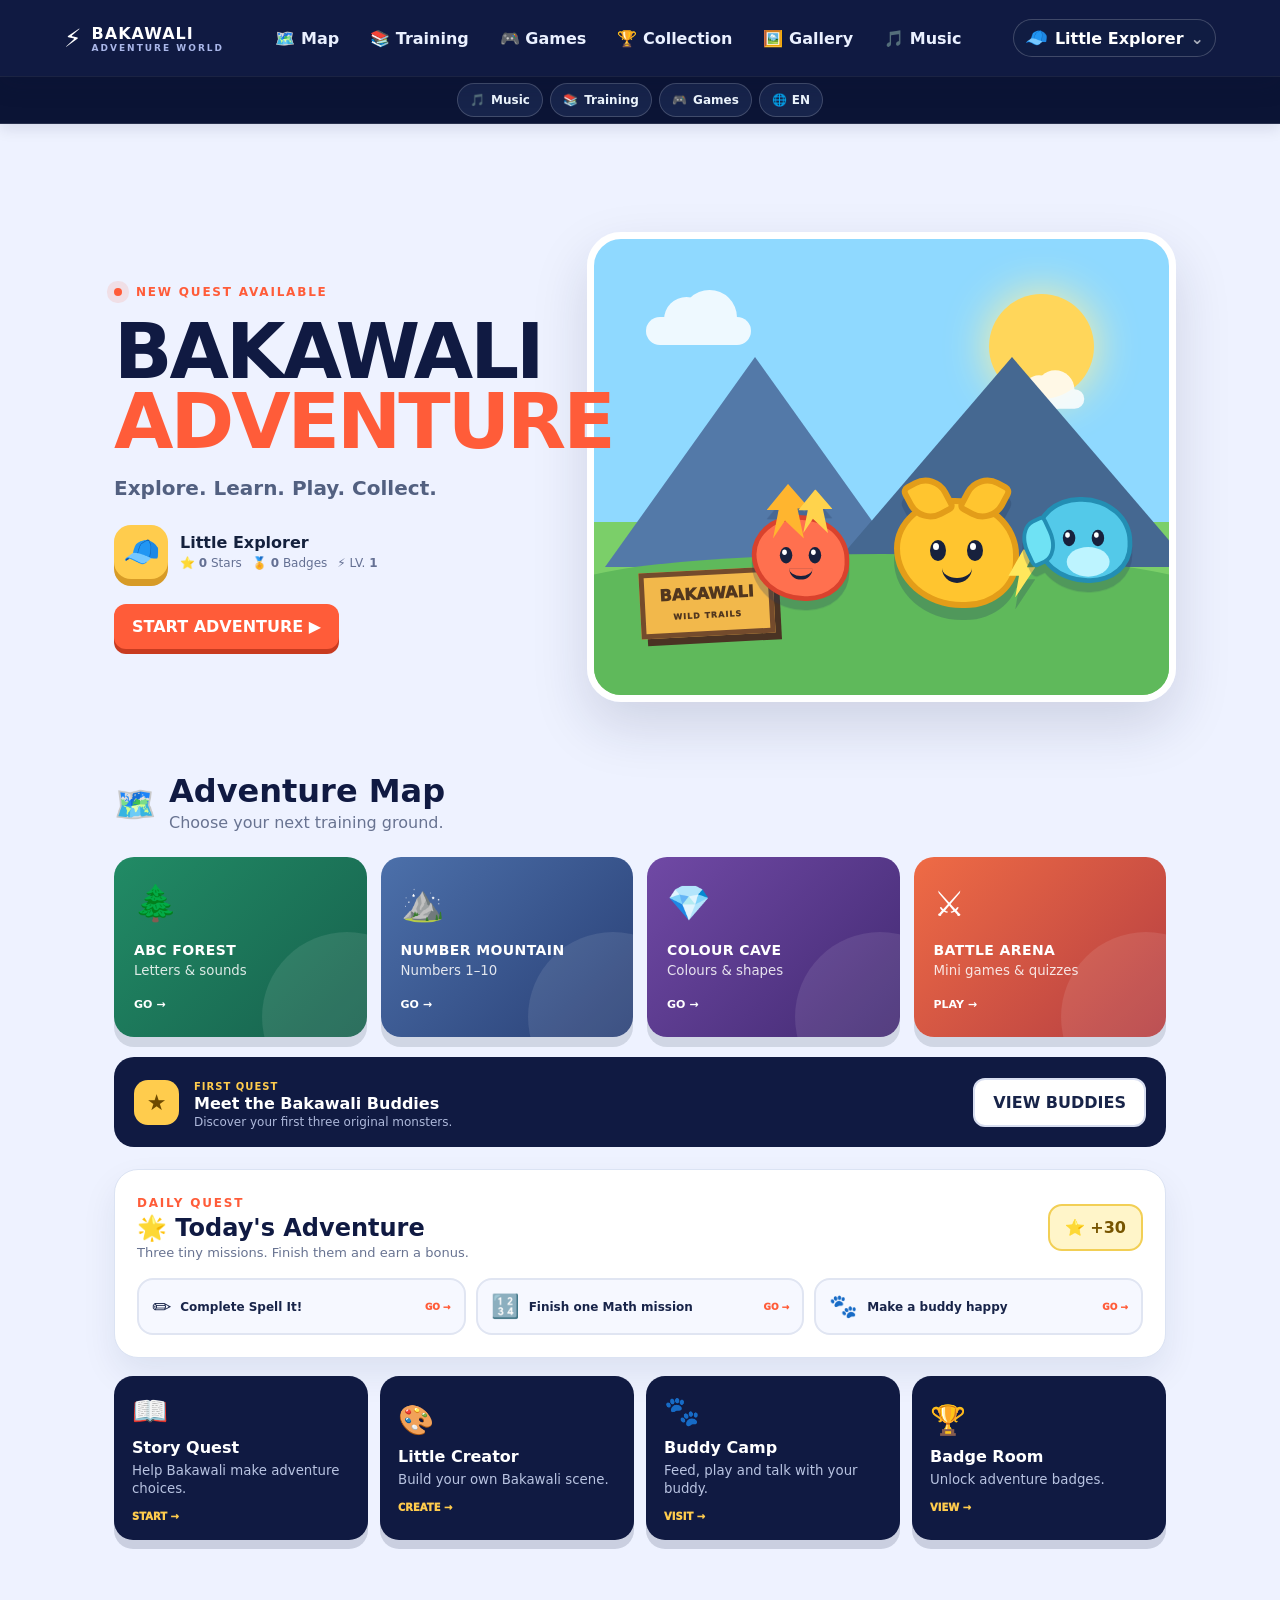
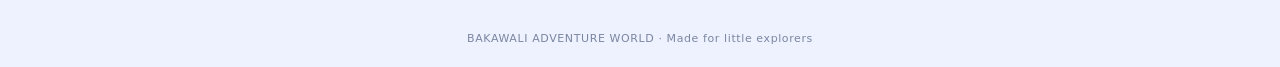
<file: index.html>
<!doctype html>
<html lang="en" id="bakawaliHtml">
<head>
<meta charset="utf-8">
<meta name="viewport" content="width=device-width,initial-scale=1">
<title>Bakawali Adventure</title>
<meta name="description" content="Bakawali Adventure — a playful learning world for little explorers.">
<link rel="stylesheet" href="style.css">
</head>
<body>
<header class="topbar">
  <div class="brand" data-go="home">
    <span class="brand-mark">⚡</span>
    <span><b>BAKAWALI</b><small>ADVENTURE WORLD</small></span>
  </div>
  <nav>
    <button data-go="home">🗺️ <span>Map</span></button>
    <button data-go="training">📚 <span>Training</span></button>
    <button data-go="games">🎮 <span>Games</span></button>
    <button data-go="collection">🏆 <span>Collection</span></button>
    <button data-go="gallery">🖼️ <span>Gallery</span></button>
    <button data-go="music">🎵 <span>Music</span></button>
  </nav>
  <div class="topbar-actions"><button id="profileButton" class="profile-mini" type="button"><span data-profile-avatar>🧢</span><span data-profile-name>Little Explorer</span><b>⌄</b></button></div>
</header>

<div class="audio-bar" aria-label="Bakawali audio controls">
  <div class="audio-controls">
    <button type="button" class="audio-btn music-audio-btn" data-audio-toggle="music" aria-pressed="true" title="Background Music">🎵 <span>Music</span></button>
    <button type="button" class="audio-btn training-audio-btn" data-audio-toggle="training" aria-pressed="true" title="Training Sounds">📚 <span>Training</span></button>
    <button type="button" class="audio-btn game-audio-btn" data-audio-toggle="game" aria-pressed="true" title="Game Sounds">🎮 <span>Games</span></button>
    <button type="button" id="languageToggle" class="audio-btn language-audio-btn" data-language-toggle type="button" aria-pressed="false" title="Change language">🌐 <span>EN</span></button>
  </div>
</div>

<div id="profileModal" class="profile-modal hidden" aria-hidden="true">
  <div class="profile-modal-card">
    <button id="profileClose" class="training-close" type="button" aria-label="Close">×</button>
    <span class="eyebrow">WHO'S PLAYING?</span>
    <h2>Choose your Bakawali profile</h2>
    <p class="profile-note">Each profile keeps its own learning progress on this device.</p>
    <div id="profileList" class="profile-list"></div>
    <form id="profileCreateForm" class="profile-create">
      <input id="profileNameInput" maxlength="18" placeholder="New explorer name" aria-label="New explorer name" required>
      <button class="primary" type="submit">＋ CREATE PROFILE</button>
    </form>
    <div class="profile-modal-actions"><button id="openParentCorner" class="secondary" type="button">👨‍👦 Parent Corner</button></div><small class="profile-local-note">🔒 Progress and creations are stored locally in this browser.</small>
  </div>
</div>

<main id="app">
<section id="home" class="page active">
  <div class="hero">
    <div class="hero-copy">
      <div class="eyebrow"><span class="pulse"></span> NEW QUEST AVAILABLE</div>
      <h1>BAKAWALI<br><em>ADVENTURE</em></h1>
      <p class="lead">Explore. Learn. Play. Collect.</p>
      <div class="trainer-row">
        <div class="avatar">🧢</div>
        <div>
          <strong data-profile-name>Little Explorer</strong>
          <div class="stats"><span>⭐ <b id="stars">0</b> Stars</span><span>🏅 <b id="badges">0</b> Badges</span><span>⚡ LV. <b id="level">1</b></span></div>
        </div>
      </div>
      <button class="primary" data-go="training">START ADVENTURE <span>▶</span></button>
    </div>

    <div class="hero-scene">
      <div class="sun"></div><div class="cloud c1"></div><div class="cloud c2"></div>
      <div class="mountain m1"></div><div class="mountain m2"></div>
      <div class="ground"></div>
      <div class="monster monster-zap" title="Zapko">
        <span class="ear e1"></span><span class="ear e2"></span>
        <span class="eye left"></span><span class="eye right"></span><span class="mouth"></span>
        <span class="bolt"></span>
      </div>
      <div class="monster monster-bub" title="Bubblu">
        <span class="fin"></span><span class="eye left"></span><span class="eye right"></span><span class="mouth"></span><span class="belly"></span>
      </div>
      <div class="monster monster-flam" title="Flammi">
        <span class="flame f1"></span><span class="flame f2"></span><span class="eye left"></span><span class="eye right"></span><span class="mouth"></span>
      </div>
      <div class="sign">BAKAWALI<br><small>WILD TRAILS</small></div>
    </div>
  </div>

  <div class="section-title"><span>🗺️</span><div><h2>Adventure Map</h2><p>Choose your next training ground.</p></div></div>
  <div class="map-grid">
    <button class="map-card forest" data-go="training"><span class="map-icon">🌲</span><b>ABC FOREST</b><small>Letters & sounds</small><i>GO →</i></button>
    <button class="map-card mountain-card" data-go="training"><span class="map-icon">⛰️</span><b>NUMBER MOUNTAIN</b><small>Numbers 1–10</small><i>GO →</i></button>
    <button class="map-card cave" data-go="training"><span class="map-icon">💎</span><b>COLOUR CAVE</b><small>Colours & shapes</small><i>GO →</i></button>
    <button class="map-card arena" data-go="games"><span class="map-icon">⚔️</span><b>BATTLE ARENA</b><small>Mini games & quizzes</small><i>PLAY →</i></button>
  </div>

  <div class="quest">
    <div class="quest-badge">★</div>
    <div class="quest-text"><small>FIRST QUEST</small><strong>Meet the Bakawali Buddies</strong><p>Discover your first three original monsters.</p></div>
    <button class="secondary" data-go="collection">VIEW BUDDIES</button>
  </div>

  <div class="daily-quest-panel" id="dailyQuestPanel">
    <div class="daily-quest-head"><div><span class="eyebrow">DAILY QUEST</span><h3>🌟 Today's Adventure</h3><p>Three tiny missions. Finish them and earn a bonus.</p></div><div class="daily-quest-reward">⭐ <b id="dailyQuestReward">+30</b></div></div>
    <div id="dailyQuestList" class="daily-quest-list"></div>
  </div>

  <div class="world-actions-grid">
    <button class="world-action-card" data-go="story"><span>📖</span><b>Story Quest</b><small>Help Bakawali make adventure choices.</small><i>START →</i></button>
    <button class="world-action-card" data-go="creator"><span>🎨</span><b>Little Creator</b><small>Build your own Bakawali scene.</small><i>CREATE →</i></button>
    <button class="world-action-card" data-go="collection"><span>🐾</span><b>Buddy Camp</b><small>Feed, play and talk with your buddy.</small><i>VISIT →</i></button>
    <button class="world-action-card" data-go="collection"><span>🏆</span><b>Badge Room</b><small>Unlock adventure badges.</small><i>VIEW →</i></button>
  </div>
</section>

<section id="training" class="page">
  <div class="page-head">
    <div>
      <span class="eyebrow">TRAINING CAMP</span>
      <h2>Learn & Level Up</h2>
      <p>100 learning adventures made for a curious 5-year-old explorer — including hands-on drag & drop, animals and science missions.</p>
    </div>
    <div class="level-pill">📚 <b id="trainingDone">0</b>/100 COMPLETE</div>
  </div>

  <div class="training-progress">
    <div class="training-progress-top"><b>Adventure Progress</b><span id="trainingProgressText">0%</span></div>
    <div class="training-progress-bar"><span id="trainingProgressBar"></span></div>
  </div>

  <div class="training-filters" role="tablist" aria-label="Learning subjects">
    <button class="training-filter active" data-filter="all" data-i18n="filterAll">🌟 All</button>
    <button class="training-filter" data-filter="language" data-i18n="filterLanguage">🔤 Language</button>
    <button class="training-filter" data-filter="math" data-i18n="filterMath">🔢 Math</button>
    <button class="training-filter" data-filter="world" data-i18n="filterExplore">🌍 Explore</button>
    <button class="training-filter" data-filter="animal" data-i18n="filterAnimals">🐾 Animals</button>
    <button class="training-filter" data-filter="science" data-i18n="filterScience">🔬 Science</button>
  </div>

  <div id="trainingModules" class="training-modules"></div>
  <div id="trainingPager" class="training-pager" aria-label="Training pages"></div>

  <div id="trainingModal" class="training-modal hidden" aria-hidden="true">
    <div class="training-modal-card">
      <button id="trainingClose" class="training-close" aria-label="Close">×</button>
      <div id="trainingModalBody"></div>
    </div>
  </div>
</section>

<section id="games" class="page">
  <div class="page-head">
    <div>
      <span class="eyebrow">ADVENTURE ARCADE</span>
      <h2>Choose Your Game</h2>
      <p>Pick a game below. The game opens only when you choose it.</p>
    </div>
    <div class="level-pill">🎮 <b>4</b> GAMES</div>
  </div>

  <div class="game-select-v2" role="tablist" aria-label="Bakawali games">
    <button class="game-choice-v2 active" data-game-panel="runnerPanel" role="tab" aria-selected="true">
      <span class="game-choice-icon">🏃</span>
      <span><b>Sky Runner</b><small>Run • Jump • Dash</small></span>
      <i>PLAY →</i>
    </button>
    <button class="game-choice-v2" data-game-panel="spinPanel" role="tab" aria-selected="false">
      <span class="game-choice-icon">🎡</span>
      <span><b>Spin Quest</b><small>Spin • Reward • Collect</small></span>
      <i>PLAY →</i>
    </button>
    <button class="game-choice-v2" data-game-panel="blockPanel" role="tab" aria-selected="false">
      <span class="game-choice-icon">🧩</span>
      <span><b>Block Drop</b><small>Move • Rotate • Clear</small></span>
      <i>PLAY →</i>
    </button>
    <button class="game-choice-v2" data-game-panel="astraeaPanel" role="tab" aria-selected="false">
      <span class="game-choice-icon">🚀</span>
      <span><b>Astraea Starfighter</b><small>Fly • Fire • Defend</small></span>
      <i>PLAY →</i>
    </button>
  </div>

  <div id="runnerPanel" class="game-panel-v2 active">
    <div class="runner-card">
      <div class="runner-top">
        <div><span class="eyebrow">FOREST SKYWAY</span><h3>🌿 Bakawali Sky Runner</h3></div>
        <div class="runner-hud"><span>⭐ <b id="runnerScore">0</b></span><span>⚡ <b id="runnerEnergy">100</b>%</span><span>🏆 <b id="runnerBest">0</b></span></div>
      </div>
      <div class="runner-wrap">
        <canvas id="runnerCanvas"></canvas>
        <div id="runnerStart" class="runner-overlay">
          <div class="runner-logo">🐾</div><h3>READY TO RUN?</h3>
          <p>Jump over obstacles, collect Stars and use DASH to smash through barriers.</p>
          <button id="runnerStartBtn" class="primary">▶ START RUN</button>
          <small>SPACE / ↑ = Jump · SHIFT / X = Dash</small>
        </div>
        <div id="runnerPause" class="runner-overlay hidden"><h3>⏸ PAUSED</h3><button id="runnerResume" class="primary">CONTINUE</button></div>
        <div id="runnerOver" class="runner-overlay hidden"><div class="runner-logo">💥</div><h3>GAME OVER</h3><p>Score: <b id="runnerFinal">0</b></p><button id="runnerAgain" class="primary">↻ PLAY AGAIN</button></div>
      </div>
      <div class="runner-actions">
        <button id="runnerJump" class="runner-touch jump">⬆ JUMP</button>
        <button id="runnerDash" class="runner-touch dash">⚡ DASH</button>
        <button id="runnerPauseBtn" class="runner-touch">Ⅱ</button>
        <button id="runnerFullBtn" class="runner-touch full">⛶ FULL</button>
      </div>
      <div class="runner-help">Desktop: <b>SPACE / ↑</b> Jump · <b>SHIFT / X</b> Dash · <b>P / ESC</b> Pause</div>
    </div>
  </div>

  <div id="spinPanel" class="game-panel-v2">
    <div class="spin-card" id="spinQuest">
      <div class="spin-head">
        <div><span class="eyebrow">LUCKY GROVE</span><h3>🎡 Bakawali Spin Quest</h3><p>Spin the wheel, complete the reward, and collect your prize.</p></div>
        <div class="score-chip">⭐ <b id="spinStars">0</b> STARS</div>
      </div>
      <div class="spin-layout">
        <div class="wheel-wrap">
          <div class="wheel-pointer">▼</div>
          <div class="spin-wheel" id="spinWheel" aria-label="Bakawali reward spinner">
            <div class="wheel-label l1">⭐ +5</div><div class="wheel-label l2">💎 +2</div><div class="wheel-label l3">⚡ ENERGY</div><div class="wheel-label l4">⭐ +10</div>
            <div class="wheel-label l5">🛡️ SHIELD</div><div class="wheel-label l6">💎 +5</div><div class="wheel-label l7">🎯 CHALLENGE</div><div class="wheel-label l8">⭐ +3</div>
            <div class="wheel-center">🌿</div>
          </div>
        </div>
        <div class="spin-side">
          <div class="spin-result" id="spinResult" aria-live="polite">Press SPIN to start your quest.</div>
          <button id="spinBtn" class="spin-btn">🎡 SPIN</button>
          <button id="spinClaim" class="secondary small" disabled>COLLECT REWARD</button>
          <div class="spin-challenge hidden" id="spinChallenge"><b>Mini Challenge</b><span id="spinChallengeText">Jump 3 times in Runner.</span></div>
        </div>
      </div>
    </div>
  </div>

  <div id="blockPanel" class="game-panel-v2">
    <div class="tetris-card" id="blockDrop">
      <div class="tetris-head">
        <div><span class="eyebrow">BLOCK GROVE</span><h3>🧩 Bakawali Block Drop</h3><p>Susun blok, lengkapkan baris dan kumpul score.</p></div>
        <div class="score-chip">🏆 <b id="blockBest">0</b> BEST</div>
      </div>
      <div class="tetris-layout">
        <div class="tetris-board-wrap">
          <canvas id="blockCanvas" aria-label="Bakawali Block Drop game board"></canvas>
          <div id="blockStart" class="block-overlay"><div class="runner-logo">🧩</div><h3>READY?</h3><p>Move, rotate and drop the blocks to clear lines.</p><button id="blockStartBtn" class="primary">▶ START GAME</button><small>← → Move · ↑ Rotate · ↓ Soft Drop · SPACE Hard Drop · P Pause</small></div>
          <div id="blockOver" class="block-overlay hidden"><div class="runner-logo">💥</div><h3>GAME OVER</h3><p>Score: <b id="blockFinal">0</b></p><button id="blockAgain" class="primary">↻ PLAY AGAIN</button></div>
          <div id="blockPause" class="block-overlay hidden"><h3>⏸ PAUSED</h3><button id="blockResume" class="primary">CONTINUE</button></div>
        </div>
        <div class="tetris-side">
          <div class="block-stat"><span>SCORE</span><b id="blockScore">0</b></div>
          <div class="block-stat"><span>LINES</span><b id="blockLines">0</b></div>
          <div class="block-stat"><span>LEVEL</span><b id="blockLevel">1</b></div>
          <div class="next-box"><span>NEXT</span><div id="blockNextPreview"></div></div>
          <button id="blockPauseBtn" class="runner-touch">Ⅱ PAUSE</button>
        </div>
      </div>
      <div class="block-touch"><button data-block-left>◀</button><button data-block-rotate>↻</button><button data-block-right>▶</button><button data-block-down>▼</button><button data-block-drop>⤓</button></div>
      <div class="runner-help">Desktop: <b>← →</b> Move · <b>↑</b> Rotate · <b>↓</b> Soft Drop · <b>SPACE</b> Hard Drop · <b>P</b> Pause</div>
    </div>
  </div>

  <div id="astraeaPanel" class="game-panel-v2">
    <div class="astraea-card">
      <div class="astraea-head">
        <div>
          <span class="eyebrow">STAR DEFENDER</span>
          <h3>🚀 Astraea Starfighter</h3>
          <p>Fly, fire, survive the waves and defeat the dreadnought.</p>
        </div>
        <button id="astraeaClose" class="astraea-close" type="button">← BACK TO GAMES</button>
      </div>
      <div class="astraea-frame-wrap">
        <iframe id="astraeaFrame" title="Astraea Starfighter Defender"
                data-src="astraea.html" src="about:blank"
                loading="lazy" allow="autoplay; fullscreen"></iframe>
      </div>
    </div>
  </div>
</section>

<section id="collection" class="page collection-page">
  <div class="page-head collection-head">
    <div>
      <span class="eyebrow">MONSTER COLLECTION</span>
      <h2>Bakawali Buddies</h2>
      <p>Meet your original Bakawali creatures, then spend some time with your favourite buddy.</p>
    </div>
    <div class="collection-count">🐾 <b>3</b> Buddies</div>
  </div>

  <div class="monster-grid buddy-gallery">
    <article class="buddy-card electric">
      <div class="buddy-art zap-preview"><span class="ear e1"></span><span class="ear e2"></span><span class="eye left"></span><span class="eye right"></span><span class="mouth"></span><span class="bolt"></span></div>
      <div class="buddy-card-copy"><span class="type">ELECTRIC</span><h3>Zapko</h3><p>A speedy little spark who loves letter hunts.</p><button class="buddy-select" data-buddy="zapko">Choose Zapko →</button></div>
    </article>
    <article class="buddy-card water">
      <div class="buddy-art bub-preview"><span class="fin"></span><span class="eye left"></span><span class="eye right"></span><span class="mouth"></span><span class="belly"></span></div>
      <div class="buddy-card-copy"><span class="type">WATER</span><h3>Bubblu</h3><p>A cheerful swimmer who counts bubbles all day.</p><button class="buddy-select" data-buddy="bubblu">Choose Bubblu →</button></div>
    </article>
    <article class="buddy-card fire">
      <div class="buddy-art flam-preview"><span class="flame f1"></span><span class="flame f2"></span><span class="eye left"></span><span class="eye right"></span><span class="mouth"></span></div>
      <div class="buddy-card-copy"><span class="type">FIRE</span><h3>Flammi</h3><p>A warm-hearted buddy who lights up colour caves.</p><button class="buddy-select" data-buddy="flammi">Choose Flammi →</button></div>
    </article>
  </div>

  <div class="buddy-camp-card">
    <div class="buddy-camp-head">
      <div><span class="eyebrow">BUDDY CAMP</span><h3 id="buddyCampTitle">⚡ Zapko is waiting!</h3><p id="buddyCampDesc">Choose an action and make your buddy happy.</p></div>
      <div class="buddy-mood" id="buddyMood">😊</div>
    </div>
    <div class="buddy-camp-body">
      <div class="buddy-camp-left">
        <div class="buddy-picker" id="buddyPicker"><button class="active" data-buddy="zapko">⚡ Zapko</button><button data-buddy="bubblu">💧 Bubblu</button><button data-buddy="flammi">🔥 Flammi</button></div>
        <div class="buddy-stats"><span>❤️ Happiness <b id="buddyHappy">80</b></span><span>⚡ Energy <b id="buddyEnergy">80</b></span></div>
      </div>
      <div class="buddy-camp-right">
        <div class="buddy-actions"><button class="secondary" data-buddy-action="feed">🍎 <span>Feed</span></button><button class="secondary" data-buddy-action="play">🎾 <span>Play</span></button><button class="secondary" data-buddy-action="rest">💤 <span>Rest</span></button><button class="primary" id="buddyTalk">🎤 <span>Talk</span></button></div>
        <p class="buddy-response" id="buddyResponse">Zapko: "Let's explore!"</p>
      </div>
    </div>
  </div>

  <div class="badge-room-card">
    <div class="badge-room-head"><div><span class="eyebrow">BADGE ROOM</span><h3>🏆 Adventure Badges</h3><p>Every badge celebrates something you explored.</p></div><span id="badgeRoomCount" class="badge-count">0 / 9</span></div>
    <div id="badgeGrid" class="badge-grid"></div>
  </div>
</section>

<section id="gallery" class="page gallery-page">
  <div class="page-head gallery-head">
    <div>
      <span class="eyebrow">PHOTO GALLERY</span>
      <h2 id="galleryTitle">📸 Bakawali Gallery</h2>
      <p id="galleryDesc">Save your favourite Bakawali memories on this device.</p>
    </div>
    <button class="primary gallery-upload-top" id="galleryAddBtn" type="button">＋ <span id="galleryAddLabel">ADD PHOTOS</span></button>
  </div>

  <div class="gallery-upload-card" id="galleryDropZone">
    <div class="gallery-upload-icon">📷</div>
    <div class="gallery-upload-copy">
      <h3 id="galleryUploadTitle">Add your photos</h3>
      <p id="galleryUploadText">Choose photos from your phone or computer. You can add more than one.</p>
      <small id="galleryStorageNote">🔒 Photos are saved privately in this browser on this device.</small>
    </div>
    <button class="secondary" id="galleryChooseBtn" type="button">📁 <span id="galleryChooseLabel">CHOOSE PHOTOS</span></button>
    <input id="galleryFileInput" type="file" accept="image/*" multiple hidden>
  </div>

  <div class="gallery-toolbar">
    <div><b id="galleryCount">0 photos</b><span id="galleryHint"> · Add memories to your adventure book.</span></div>
    <button class="secondary gallery-clear-all" id="galleryClearAll" type="button" hidden>🗑️ <span id="galleryClearLabel">CLEAR ALL</span></button>
  </div>

  <div id="galleryGrid" class="photo-grid"></div>
  <div id="galleryEmpty" class="gallery-empty">
    <div>🖼️</div>
    <h3 id="galleryEmptyTitle">Your gallery is waiting!</h3>
    <p id="galleryEmptyText">Add a photo from your adventures and it will appear here.</p>
  </div>
</section>

<section id="story" class="page">
  <div class="page-head"><div><span class="eyebrow">STORY QUEST</span><h2>📖 Bakawali and the Lost Star</h2><p>Choose what the explorer should do next.</p></div><button class="secondary" data-go="home">← BACK TO MAP</button></div>
  <div class="story-card" id="storyCard">
    <div class="story-scene" id="storyScene">🌳</div>
    <div class="story-chapter"><span id="storyChapterLabel">CHAPTER 1</span><h3 id="storyTitle">The Strange Light</h3><p id="storyText">A tiny star falls into Bakawali Forest. What should we do?</p></div>
    <div id="storyChoices" class="story-choices"></div>
    <div class="story-progress"><span id="storyProgressText">1 / 4</span><div><i id="storyProgressBar"></i></div></div>
  </div>
</section>

<section id="creator" class="page">
  <div class="page-head"><div><span class="eyebrow">LITTLE CREATOR</span><h2>🎨 Build Your Adventure</h2><p>Tap a sticker, then drag it around your own Bakawali scene.</p></div><button class="secondary" data-go="home">← BACK TO MAP</button></div>
  <div class="creator-layout">
    <div class="creator-palette" id="creatorPalette">
      <b>ADD TO SCENE</b>
      <button data-sticker="🌞">🌞 Sun</button><button data-sticker="☁️">☁️ Cloud</button><button data-sticker="🌳">🌳 Tree</button><button data-sticker="🏠">🏠 House</button><button data-sticker="⛰️">⛰️ Mountain</button><button data-sticker="⭐">⭐ Star</button><button data-sticker="🌈">🌈 Rainbow</button><button data-sticker="🪐">🪐 Planet</button><button data-sticker="⚡">⚡ Zapko Spark</button><button data-sticker="💧">💧 Bubblu Drop</button><button data-sticker="🔥">🔥 Flammi Flame</button>
      <div class="creator-tools"><button id="creatorClear" class="secondary">🗑️ Clear</button><button id="creatorSave" class="primary">💾 Save Scene</button></div>
    </div>
    <div class="creator-stage-wrap"><div id="creatorStage" class="creator-stage"><div class="creator-ground"></div><div class="creator-hint">Tap a sticker to add it here ✨</div></div></div>
  </div>
</section>

<section id="music" class="page">
  <div class="page-head"><div><span class="eyebrow">MUSIC CAMP</span><h2 data-i18n="musicTitle">YouTube Music Camp</h2><p data-i18n="musicDesc">Watch and sing along with hand-picked kids songs.</p></div></div>
  <div class="youtube-music-card">
    <div class="youtube-music-head">
      <div class="youtube-music-icon">▶</div>
      <div><h3 data-i18n="musicPlayerTitle">Bakawali Music Player</h3><p data-i18n="musicPlayerDesc">Play a kids song directly inside Bakawali.</p></div>
    </div>
    <div class="youtube-frame-wrap">
      <iframe
        id="bakawaliYoutubePlayer"
        src="https://www.youtube.com/embed/TqfMHH67KJA?playsinline=1&rel=0&hl=en"
        title="Bakawali YouTube Music Player"
        loading="lazy"
        allow="accelerometer; autoplay; clipboard-write; encrypted-media; gyroscope; picture-in-picture; web-share"
        allowfullscreen></iframe>
    </div>
    <div class="youtube-music-note">🎵 <span data-i18n="musicNote">More songs can be added later by changing the YouTube video or playlist.</span></div>
  </div>
</section>
</main>

<div id="galleryLightbox" class="gallery-lightbox hidden" aria-hidden="true">
  <div class="gallery-lightbox-inner">
    <button id="galleryLightboxClose" class="gallery-lightbox-close" type="button" aria-label="Close">×</button>
    <img id="galleryLightboxImg" alt="Bakawali memory">
    <div id="galleryLightboxCaption" class="gallery-lightbox-caption"></div>
  </div>
</div>
<div id="parentModal" class="profile-modal hidden" aria-hidden="true">
  <div class="profile-modal-card parent-card">
    <button id="parentClose" class="training-close" type="button" aria-label="Close">×</button>
    <span class="eyebrow">PARENT CORNER</span><h2>👨‍👦 Bakawali Progress</h2><p class="profile-note">A simple local summary for grown-ups.</p>
    <div class="parent-stat-grid"><div><b id="parentStars">0</b><small>⭐ Stars</small></div><div><b id="parentBadges">0</b><small>🏆 Badges</small></div><div><b id="parentTraining">0%</b><small>📚 Training</small></div><div><b id="parentGames">0</b><small>🎮 Games played</small></div></div>
    <div class="parent-skill-list"><div><span>🔤 Language</span><i><b id="skillLanguage"></b></i></div><div><span>🔢 Math</span><i><b id="skillMath"></b></i></div><div><span>🐾 Animals</span><i><b id="skillAnimals"></b></i></div><div><span>🔬 Science</span><i><b id="skillScience"></b></i></div></div>
    <small class="profile-local-note">🔒 This summary stays on this browser.</small>
  </div>
</div>
<div id="toast" class="toast">⭐ Quest complete!</div>
<footer>BAKAWALI ADVENTURE WORLD · Made for little explorers</footer>
<script src="script.js?v=52"></script>
</body>
</html>
</file>
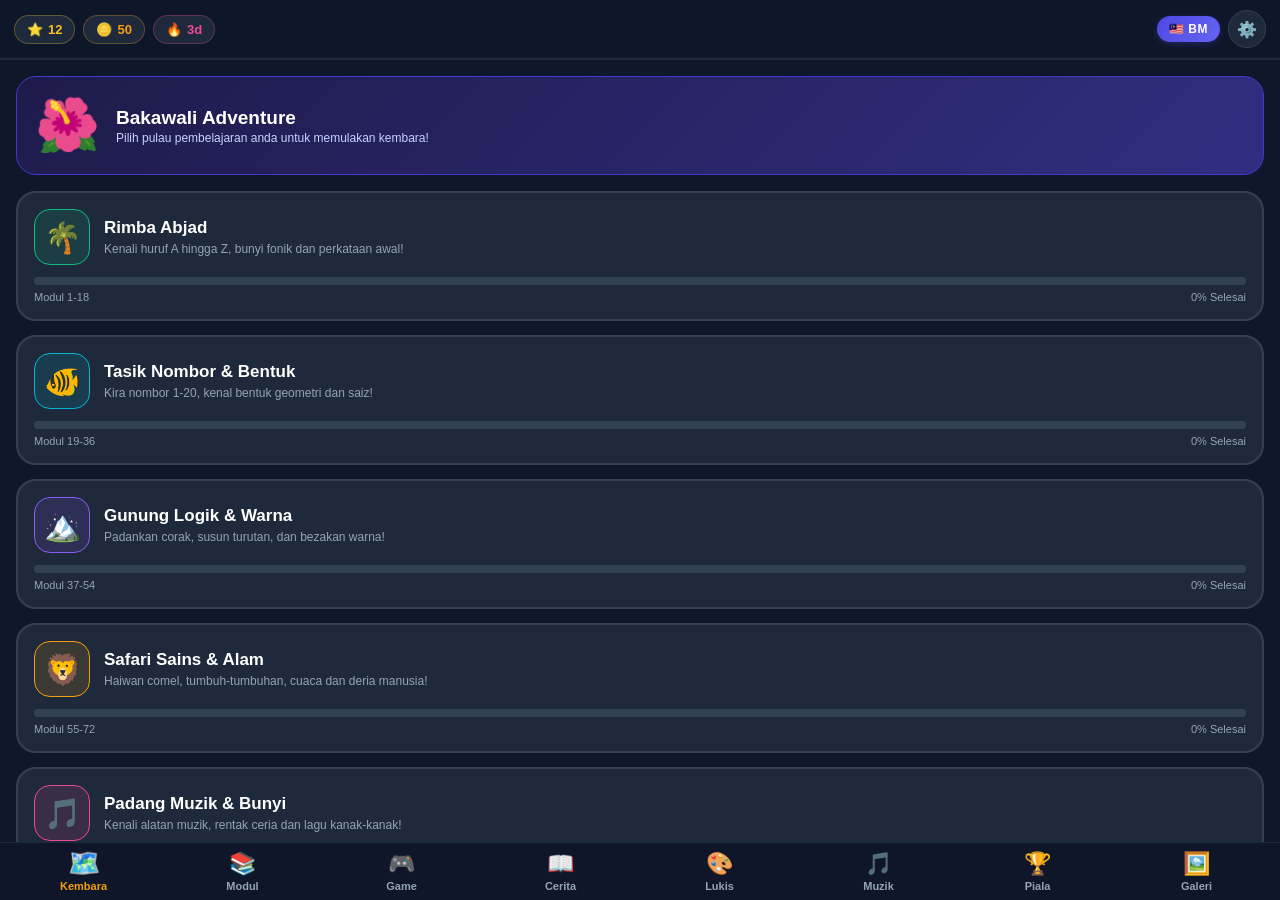
<file: android/app/src/main/assets/bakawali/index.html>
<!DOCTYPE html>
<html lang="ms">
<head>
  <meta charset="UTF-8">
  <meta name="viewport" content="width=device-width, initial-scale=1.0, maximum-scale=1.0, user-scalable=no">
  <title>Bakawali - Kembara Pembelajaran Kanak-Kanak</title>
  <link rel="stylesheet" href="style.css">
</head>
<body>
  <div id="app-container">
    
    <!-- Top Stat Header Bar -->
    <header class="top-bar">
      <div class="top-bar-left">
        <div class="stat-chip stars">⭐ <span id="topStars">0</span></div>
        <div class="stat-chip coins">🪙 <span id="topCoins">0</span></div>
        <div class="stat-chip streak">🔥 <span id="topStreak">1d</span></div>
      </div>
      <div class="top-bar-right">
        <button id="btnLang" class="lang-switch">🇲🇾 BM</button>
        <button class="icon-btn" onclick="app.navigate('parents')">⚙️</button>
      </div>
    </header>

    <!-- Main View Viewport -->
    <main class="view-viewport">
      
      <!-- 1. Adventure World View -->
      <section id="view-adventure" class="view-page active">
        <div class="world-hero">
          <div class="world-hero-avatar">🌺</div>
          <div>
            <h2 style="font-size: 19px; font-weight:800;">Bakawali Adventure</h2>
            <p style="font-size: 12px; color: #C7D2FE; margin-top:2px;">Pilih pulau pembelajaran anda untuk memulakan kembara!</p>
          </div>
        </div>

        <div id="adventureWorldsGrid" class="world-grid"></div>
      </section>

      <!-- 2. 100 Training Modules View -->
      <section id="view-modules" class="view-page">
        <div class="world-hero" style="background: linear-gradient(135deg, #065F46, #047857);">
          <div class="world-hero-avatar">🎯</div>
          <div>
            <h2 style="font-size: 19px; font-weight:800;">100 Modul Latihan</h2>
            <p style="font-size: 12px; color: #A7F3D0; margin-top:2px;">50 misi interaktif setiap modul (5,000 soalan!)</p>
          </div>
        </div>

        <div id="modulesList"></div>
      </section>

      <!-- 3. Mini Games Hub (Sky Runner, Spin Quest, Block Drop, Astraea Starfighter) -->
      <section id="view-games" class="view-page">
        <div class="world-hero" style="background: linear-gradient(135deg, #4C1D95, #6D28D9);">
          <div class="world-hero-avatar">🎮</div>
          <div>
            <h2 style="font-size: 19px; font-weight:800;">Zon Permainan Minda</h2>
            <p style="font-size: 12px; color: #DDD6FE; margin-top:2px;">Asah kepantasan & pemikiran kreatif kanak-kanak</p>
          </div>
        </div>

        <!-- Sky Runner -->
        <div class="world-card" style="margin-bottom:14px;">
          <h3>🏃 Sky Runner</h3>
          <p style="margin-bottom:10px;">Ketuk skrin untuk Baka melompat dan kutip permata!</p>
          <div class="game-canvas-wrap">
            <canvas id="skyRunnerCanvas" width="340" height="380"></canvas>
          </div>
          <button class="btn-primary" style="margin-top:10px; width:100%;" onclick="app.startSkyRunner()">Mula Sky Runner ▶</button>
        </div>

        <!-- Spin Quest -->
        <div class="world-card">
          <h3>🎡 Spin Quest (Roda Bertuah)</h3>
          <p style="margin-bottom:10px;">Putar roda untuk dapatkan ganjaran syiling dan bintang!</p>
          <div style="display:flex; justify-content:center; padding:10px 0;">
            <canvas id="spinWheelCanvas" width="280" height="280"></canvas>
          </div>
          <button class="btn-primary" style="margin-top:10px; width:100%;" onclick="app.spinQuestWheel()">Putar Roda Sekarang 🎯</button>
        </div>
      </section>

      <!-- 4. Buddy Camp -->
      <section id="view-buddy" class="view-page">
        <div class="world-card" style="text-align:center; padding:30px 16px;">
          <div id="buddyVisual" style="font-size:80px; margin-bottom:16px;">🐥</div>
          <h2>Baka The Buddy</h2>
          <p style="color:#94A3B8; margin-top:4px;">Jaga kawan comel anda dengan memberi makan dan kasih sayang!</p>

          <div style="display:flex; gap:12px; justify-content:center; margin-top:24px;">
            <button class="btn-primary" onclick="app.feedBuddy()">🍎 Beri Epal (-5🪙)</button>
            <button class="btn-primary" style="background:#059669;" onclick="app.nativeToast('Baka gembira berenang!')">🛁 Mandi</button>
          </div>
        </div>
      </section>

      <!-- 5. Story Quest (Interactive Books) -->
      <section id="view-stories" class="view-page">
        <div class="world-hero" style="background: linear-gradient(135deg, #831843, #BE185D);">
          <div class="world-hero-avatar">📖</div>
          <div>
            <h2 style="font-size: 19px; font-weight:800;">Story Quest</h2>
            <p style="font-size: 12px; color: #FBCFE8; margin-top:2px;">Buku cerita bergambar bersuara bahasa Melayu & Inggeris</p>
          </div>
        </div>
        <div id="storyList"></div>
      </section>

      <!-- 6. Little Creator (Drawing Canvas) -->
      <section id="view-creator" class="view-page">
        <div class="creator-toolbar">
          <div class="color-dot" style="background:#EF4444;" onclick="setDrawColor('#EF4444')"></div>
          <div class="color-dot" style="background:#3B82F6;" onclick="setDrawColor('#3B82F6')"></div>
          <div class="color-dot" style="background:#10B981;" onclick="setDrawColor('#10B981')"></div>
          <div class="color-dot" style="background:#FBBF24;" onclick="setDrawColor('#FBBF24')"></div>
          <div class="color-dot" style="background:#8B5CF6;" onclick="setDrawColor('#8B5CF6')"></div>
          <button class="icon-btn" onclick="clearCanvas()">🗑️</button>
          <button class="btn-primary" style="padding:6px 14px; font-size:12px;" onclick="saveDrawing()">💾 Simpan</button>
        </div>
        <div class="game-canvas-wrap" style="height:360px; background:#FFFFFF;">
          <canvas id="drawingCanvas" width="340" height="360"></canvas>
        </div>
      </section>

      <!-- 7. YouTube Music / Offline Nursery Melodies -->
      <section id="view-music" class="view-page">
        <div class="world-card" style="margin-bottom:14px; text-align:center;">
          <h3 id="nowPlayingTitle">🎵 Muzik Kanak-Kanak</h3>
          <p style="color:#94A3B8; font-size:12px; margin-top:4px;">Lagu kanak-kanak ceria & pembina minda</p>
          <div style="margin-top:14px; display:flex; justify-content:center; gap:10px;">
            <button class="btn-primary" style="background:#DC2626;" onclick="app.stopSong()">⏹ Berhenti</button>
          </div>
        </div>
        <div id="musicListContainer"></div>
      </section>

      <!-- 8. Badge Collection -->
      <section id="view-badges" class="view-page">
        <div id="badgesGrid" class="badges-grid"></div>
      </section>

      <!-- 9. Photo Gallery -->
      <section id="view-gallery" class="view-page">
        <div id="galleryGrid" style="display:grid; grid-template-columns:1fr 1fr; gap:10px;"></div>
      </section>

      <!-- 10. Parent Corner -->
      <section id="view-parents" class="view-page">
        <div class="world-hero" style="background: linear-gradient(135deg, #1E293B, #334155);">
          <div class="world-hero-avatar">🛡️</div>
          <div>
            <h2 style="font-size: 19px; font-weight:800;">Sudut Ibu Bapa / Parent Corner</h2>
            <p style="font-size: 12px; color: #94A3B8; margin-top:2px;">Kawalan masa skrin, laporan prestasi & tetapan</p>
          </div>
        </div>
        <div id="parentStatsContent"></div>
      </section>

    </main>

    <!-- Bottom Navigation Bar -->
    <nav class="bottom-nav">
      <button class="nav-item active" data-view="adventure" onclick="app.navigate('adventure')">
        <span class="nav-icon">🗺️</span>
        <span>Kembara</span>
      </button>
      <button class="nav-item" data-view="modules" onclick="app.navigate('modules')">
        <span class="nav-icon">📚</span>
        <span>Modul</span>
      </button>
      <button class="nav-item" data-view="games" onclick="app.navigate('games')">
        <span class="nav-icon">🎮</span>
        <span>Game</span>
      </button>
      <button class="nav-item" data-view="stories" onclick="app.navigate('stories')">
        <span class="nav-icon">📖</span>
        <span>Cerita</span>
      </button>
      <button class="nav-item" data-view="creator" onclick="app.navigate('creator')">
        <span class="nav-icon">🎨</span>
        <span>Lukis</span>
      </button>
      <button class="nav-item" data-view="music" onclick="app.navigate('music')">
        <span class="nav-icon">🎵</span>
        <span>Muzik</span>
      </button>
      <button class="nav-item" data-view="badges" onclick="app.navigate('badges')">
        <span class="nav-icon">🏆</span>
        <span>Piala</span>
      </button>
      <button class="nav-item" data-view="gallery" onclick="app.navigate('gallery')">
        <span class="nav-icon">🖼️</span>
        <span>Galeri</span>
      </button>
    </nav>

    <!-- Interactive Mission Question Modal -->
    <div id="missionModal" style="display:none; position:fixed; inset:0; background:#0F172A; z-index:200; flex-direction:column; padding:16px;">
      <div class="mission-header">
        <span id="missionIndexText" style="font-weight:800; color:#FBBF24;">Misi 1/50</span>
        <button class="icon-btn" onclick="app.closeMissionModal()">✕</button>
      </div>
      <div class="mission-card" style="flex:1; display:flex; flex-direction:column; justify-content:center; align-items:center;">
        <h3 id="missionPrompt" class="mission-prompt">Soalan</h3>
        <div id="missionVisual" class="mission-visual">🌺</div>
      </div>
      <div id="missionAnswersGrid" class="answers-grid" style="margin-bottom:10px;"></div>
    </div>

    <!-- Story Reader Modal -->
    <div id="storyReaderModal" style="display:none; position:fixed; inset:0; background:#0F172A; z-index:200; flex-direction:column; padding:16px;">
      <div class="mission-header">
        <span style="font-weight:800; color:#EC4899;">📖 Story Quest</span>
        <button class="icon-btn" onclick="app.closeStoryReader()">✕</button>
      </div>
      <div id="storyReaderContent" style="flex:1; display:flex; align-items:center; justify-content:center;"></div>
    </div>

    <!-- Celebration Popup -->
    <div id="celebrateModal" class="celebrate-modal">
      <div style="font-size:72px; animation:bounce 1s infinite;">🏆</div>
      <h2 id="celebrateText" style="font-size:22px; font-weight:900; margin:16px 0; color:#FBBF24;">Hebat!</h2>
      <button class="btn-primary" onclick="app.closeCelebrate()">Teruskan! 🚀</button>
    </div>

  </div>

  <script src="audio.js"></script>
  <script src="data.js"></script>
  <script src="app.js"></script>
</body>
</html>
</file>
<file: style.css>
*{box-sizing:border-box}html{scroll-behavior:smooth}body{margin:0;font-family:Inter,ui-sans-serif,system-ui,-apple-system,Segoe UI,sans-serif;background:#eef2ff;color:#14213d}button{font:inherit;cursor:pointer;border:0} .topbar{height:76px;background:#101a42;color:#fff;display:flex;align-items:center;justify-content:space-between;padding:0 5vw;position:sticky;top:0;z-index:20;box-shadow:0 8px 25px #0d153533}.brand{display:flex;align-items:center;gap:10px;cursor:pointer}.brand-mark{font-size:25px}.brand b{display:block;letter-spacing:1px;font-size:16px}.brand small{display:block;font-size:9px;letter-spacing:2px;color:#aab7e9;font-weight:800}.topbar nav{display:flex;gap:5px}.topbar nav button{background:transparent;color:#eaf0ff;padding:12px 13px;border-radius:12px;font-weight:800}.topbar nav button:hover{background:#24315e}.page{display:none;max-width:1180px;margin:auto;padding:48px 5vw 70px}.page.active{display:block}.hero{min-height:590px;display:grid;grid-template-columns:44% 56%;align-items:center;gap:10px}.hero-copy{position:relative;z-index:2}.eyebrow{font-size:12px;font-weight:900;letter-spacing:1.8px;color:#ff5c39}.pulse{display:inline-block;width:8px;height:8px;border-radius:50%;background:#ff5c39;box-shadow:0 0 0 7px #ff5c3920;margin-right:8px}.hero h1{font-size:clamp(46px,6vw,78px);line-height:.9;margin:18px 0 15px;letter-spacing:-3px;color:#101a42}.hero h1 em{font-style:normal;color:#ff5c39}.lead{font-size:20px;font-weight:800;color:#526080}.trainer-row{display:flex;align-items:center;gap:12px;margin:25px 0}.avatar{width:54px;height:54px;border-radius:17px;background:#ffcc4d;display:grid;place-items:center;font-size:30px;box-shadow:0 7px 0 #d79b27}.trainer-row strong{font-size:16px}.stats{display:flex;gap:10px;flex-wrap:wrap;font-size:12px;margin-top:4px;color:#647093}.primary,.secondary{padding:13px 18px;border-radius:12px;font-weight:900;transition:.18s}.primary{background:#ff5c39;color:white;box-shadow:0 5px 0 #c83b20}.primary:hover{transform:translateY(-2px)}.primary.small{padding:10px 14px;font-size:12px}.secondary{background:#fff;border:2px solid #d8def0;color:#182449}.secondary:hover{background:#f4f6ff}.hero-scene{height:470px;position:relative;overflow:hidden;border-radius:34px;background:linear-gradient(#8fd9ff 0 62%,#7bcf69 62%);box-shadow:0 24px 55px #18244926;border:7px solid white}.sun{position:absolute;width:105px;height:105px;border-radius:50%;background:#ffd65a;right:13%;top:12%;box-shadow:0 0 45px #fff3a0}.cloud{position:absolute;background:white;width:105px;height:28px;border-radius:30px;opacity:.85}.cloud:before,.cloud:after{content:"";position:absolute;background:white;border-radius:50%}.cloud:before{width:45px;height:45px;left:18px;top:-20px}.cloud:after{width:55px;height:55px;right:14px;top:-27px}.c1{top:17%;left:9%}.c2{top:32%;right:12%;transform:scale(.7)}.mountain{position:absolute;bottom:28%;width:0;height:0;border-left:150px solid transparent;border-right:150px solid transparent;border-bottom:210px solid #5273a8}.m1{left:2%;border-bottom-color:#5379a8}.m2{right:-4%;border-left-width:180px;border-right-width:180px;border-bottom-color:#456891}.ground{position:absolute;bottom:0;left:-5%;width:110%;height:31%;background:#5fb95b;border-radius:50% 50% 0 0/25% 25% 0 0}.sign{position:absolute;left:8%;bottom:13%;background:#f2b84b;border:5px solid #744b2c;padding:9px 15px;text-align:center;font-weight:1000;transform:rotate(-3deg);box-shadow:6px 7px 0 #4a3323;color:#51361e}.sign small{font-size:8px;letter-spacing:1px}.monster{position:absolute;z-index:4;bottom:19%;width:125px;height:110px;border-radius:47% 53% 44% 56%;filter:drop-shadow(0 12px 0 #24365b40)}.monster span,.buddy-art span{position:absolute}.monster-zap{right:26%;background:#ffc52f;border:6px solid #e39d19;animation:bob 2.8s ease-in-out infinite}.monster-bub{right:4%;bottom:22%;background:#53c9e9;border:6px solid #238eb3;transform:scale(.78);animation:bob 3.1s ease-in-out infinite reverse}.monster-flam{left:25%;bottom:18%;background:#ff704f;border:6px solid #d9422d;transform:scale(.78);animation:bob 2.6s ease-in-out infinite}.ear{width:42px;height:45px;background:#ffc52f;border:6px solid #e39d19;border-radius:8px 25px 7px 25px;top:-28px}.monster-zap .e1{left:7px;transform:rotate(-28deg)}.monster-zap .e2{right:7px;transform:rotate(28deg) scaleX(-1)}.eye{width:16px;height:21px;background:#17213d;border-radius:50%;top:36px}.eye:after{content:"";position:absolute;width:6px;height:7px;border-radius:50%;background:white;left:3px;top:3px}.monster .left,.buddy-art .left{left:30px}.monster .right,.buddy-art .right{right:30px}.mouth{width:30px;height:15px;border-bottom:5px solid #17213d;border-radius:0 0 30px 30px;left:calc(50% - 15px);top:64px}.bolt{position:absolute;right:-22px;top:45px;width:27px;height:48px;background:#ffe75c;clip-path:polygon(55% 0,100% 0,68% 37%,100% 37%,25% 100%,39% 55%,0 55%)}.fin{width:42px;height:58px;left:-22px;top:22px;background:#6fe2f4;border:5px solid #238eb3;border-radius:60% 15% 60% 15%;transform:rotate(-25deg)}.belly{width:55px;height:38px;border-radius:50%;background:#bdf4ff;left:35px;top:58px}.flame{background:#ffb52f;clip-path:polygon(50% 0,100% 45%,72% 45%,87% 100%,43% 67%,15% 100%,28% 48%,0 48%);width:55px;height:70px;top:-46px}.flam-preview .f1,.monster-flam .f1{left:13px}.flam-preview .f2,.monster-flam .f2{right:10px;transform:scale(.8);background:#ffd34c}.monster-flam .eye{top:35px}.monster-flam .mouth{top:62px}.section-title{display:flex;align-items:center;gap:13px;margin:10px 0 22px}.section-title>span{font-size:34px}.section-title h2,.page-head h2{font-size:32px;margin:0;color:#101a42}.section-title p,.page-head p{margin:3px 0;color:#687391}.map-grid{display:grid;grid-template-columns:repeat(4,1fr);gap:14px}.map-card{position:relative;text-align:left;min-height:180px;border-radius:20px;padding:20px;color:white;overflow:hidden;box-shadow:0 10px 0 #15203a22;transition:.2s}.map-card:hover{transform:translateY(-4px)}.map-card:before{content:"";position:absolute;width:170px;height:170px;border-radius:50%;background:#ffffff18;right:-65px;bottom:-65px}.map-icon{font-size:35px;display:block;margin-bottom:18px}.map-card b{display:block;font-size:14px;letter-spacing:.4px}.map-card small{display:block;opacity:.85;margin-top:5px}.map-card i{display:block;margin-top:20px;font-size:11px;font-style:normal;font-weight:900}.forest{background:linear-gradient(135deg,#218b65,#17604d)}.mountain-card{background:linear-gradient(135deg,#4c70aa,#293f75)}.cave{background:linear-gradient(135deg,#7049a5,#422a72)}.arena{background:linear-gradient(135deg,#ef6b45,#b43e42)}.quest{margin-top:20px;background:#101a42;color:white;border-radius:20px;padding:18px 20px;display:flex;align-items:center;gap:15px}.quest-badge{width:45px;height:45px;border-radius:14px;background:#ffcc4d;color:#6e4a00;display:grid;place-items:center;font-size:22px}.quest-text{flex:1}.quest-text small{color:#ffcc4d;font-weight:900;font-size:10px;letter-spacing:1px}.quest-text strong{display:block}.quest-text p{margin:2px 0 0;color:#aeb9db;font-size:12px}.page-head{display:flex;align-items:end;justify-content:space-between;margin-bottom:28px}.level-pill{background:#101a42;color:white;padding:12px 17px;border-radius:13px;font-weight:900}.lesson-grid,.game-grid,.monster-grid{display:grid;grid-template-columns:repeat(3,1fr);gap:18px}.lesson,.game-card,.buddy-card{background:white;border:1px solid #dce2f2;border-radius:22px;padding:20px;box-shadow:0 10px 28px #1824490e}.lesson-art{height:150px;border-radius:16px;display:grid;place-items:center;font-size:45px;font-weight:1000;margin-bottom:18px}.abc{background:#dff7dd;color:#18734e}.nums{background:#dff2ff;color:#3170a8}.colors{background:#f0e6ff;color:#7651a5}.lesson h3,.game-card h3,.buddy-card h3{margin:0 0 6px}.lesson p,.game-card p,.buddy-card p{color:#697491;font-size:13px;line-height:1.5}.mini-quiz{margin-top:20px;background:#fff;border-radius:22px;padding:20px;display:flex;align-items:center;gap:20px;justify-content:space-between;border:1px solid #dce2f2}.mini-quiz h3{margin:5px 0}.quiz-options{display:flex;gap:8px}.quiz-options button{width:55px;height:45px;border-radius:12px;background:#edf1fb;font-weight:900}.quiz-options button:hover{background:#ffcc4d}.game-icon{font-size:44px}.game-output{margin-top:22px;min-height:100px;border-radius:20px;background:#101a42;color:#fff;display:grid;place-items:center;text-align:center;padding:25px;font-weight:800}.buddy-card{display:flex;gap:18px;align-items:center}.buddy-art{width:145px;height:145px;border-radius:20px;position:relative;flex:none;overflow:hidden}.electric .buddy-art{background:#fff3bf}.water .buddy-art{background:#d9f7ff}.fire .buddy-art{background:#ffe1d7}.zap-preview,.bub-preview,.flam-preview{transform:scale(.75)}.zap-preview{background:#ffc52f!important;border:6px solid #e39d19;border-radius:47%;height:120px!important;margin:12px}.zap-preview .ear{top:-25px}.bub-preview{background:#53c9e9!important;border:6px solid #238eb3;border-radius:50%;height:120px!important;margin:12px}.flam-preview{background:#ff704f!important;border:6px solid #d9422d;border-radius:50%;height:120px!important;margin:12px}.type{font-size:9px;letter-spacing:1px;font-weight:1000;padding:5px 8px;border-radius:8px;background:#edf1fb;color:#56627f}.music-card{background:#101a42;color:white;border-radius:24px;padding:30px;display:flex;align-items:center;gap:20px}.record{width:85px;height:85px;border-radius:50%;display:grid;place-items:center;background:#ffcc4d;color:#51361e;font-size:40px}.music-card p{color:#b9c3df}.music-actions{margin-left:auto;display:flex;gap:8px}.music-actions .secondary{background:#25315b;color:white;border-color:#42507d}.toast{position:fixed;right:20px;bottom:20px;background:#101a42;color:white;padding:13px 18px;border-radius:12px;box-shadow:0 10px 30px #0003;transform:translateY(100px);opacity:0;transition:.3s;z-index:30;font-weight:800}.toast.show{transform:translateY(0);opacity:1}
.learn-tabs{display:flex;gap:8px;flex-wrap:wrap;margin-bottom:14px}.learn-tab{padding:11px 15px;border-radius:12px;background:#fff;border:1px solid #dce2f2;color:#526080;font-weight:900}.learn-tab.active{background:#101a42;color:#fff}.learn-panel{display:none;background:#fff;border:1px solid #dce2f2;border-radius:22px;padding:20px;box-shadow:0 10px 28px #1824490e}.learn-panel.active{display:block}.panel-intro{display:flex;justify-content:space-between;align-items:center;margin-bottom:16px}.panel-intro h3{margin:4px 0}.panel-intro p{margin:0;color:#697491;font-size:13px}.progress-mini{background:#edf1fb;border-radius:12px;padding:9px 12px;font-weight:900;color:#435170}.letter-grid{display:grid;grid-template-columns:repeat(7,1fr);gap:8px}.letter-grid button,.number-grid button{min-height:58px;border-radius:13px;background:#eef7ee;color:#1b6b4c;font-size:22px;font-weight:1000;border:2px solid transparent}.letter-grid button:hover,.number-grid button:hover{border-color:#ffcc4d;transform:translateY(-2px)}.letter-grid button.done,.number-grid button.done{background:#ffcc4d;color:#51361e}.number-grid{display:grid;grid-template-columns:repeat(5,1fr);gap:10px}.number-grid button{background:#e5f4ff;color:#28638e}.colour-grid{display:grid;grid-template-columns:repeat(4,1fr);gap:12px}.colour-card{min-height:105px;border-radius:16px;color:#fff;font-weight:1000;display:flex;flex-direction:column;align-items:center;justify-content:center;text-shadow:0 2px 4px #0005;border:4px solid #fff;box-shadow:0 5px 12px #18244918}.colour-card span:first-child{font-size:28px}.shape-grid{display:grid;grid-template-columns:repeat(4,1fr);gap:12px}.shape-card{min-height:120px;border-radius:16px;background:#f1edff;display:grid;place-items:center;font-weight:1000;color:#68509b}.shape-card .shape{width:55px;height:55px;background:#8b6bd1}.shape-circle{border-radius:50%}.shape-square{border-radius:8px}.shape-triangle{clip-path:polygon(50% 0,100% 100%,0 100%)}.shape-star{clip-path:polygon(50% 0,61% 35%,98% 35%,68% 57%,79% 94%,50% 72%,21% 94%,32% 57%,2% 35%,39% 35%)}@media(max-width:700px){.letter-grid{grid-template-columns:repeat(6,1fr)}.colour-grid,.shape-grid{grid-template-columns:repeat(2,1fr)}}@media(max-width:480px){.letter-grid{grid-template-columns:repeat(4,1fr)}}

.game-select{display:grid;grid-template-columns:repeat(4,1fr);gap:10px;margin-bottom:15px}.game-choice{background:#fff;border:1px solid #dce2f2;border-radius:17px;padding:15px;text-align:left;color:#263354;display:grid;grid-template-columns:35px 1fr;column-gap:8px;align-items:center}.game-choice span{grid-row:span 2;font-size:25px}.game-choice b{font-size:13px}.game-choice small{color:#7a849c;margin-top:3px}.game-choice.active{background:#101a42;color:white;border-color:#101a42}.game-choice.active small{color:#b9c3df}.game-panel{display:none;background:#fff;border:1px solid #dce2f2;border-radius:22px;padding:22px;box-shadow:0 10px 28px #1824490e}.game-panel.active{display:block}.game-top{display:flex;justify-content:space-between;align-items:flex-start;gap:15px;margin-bottom:18px}.game-top h3{margin:4px 0}.game-top p{margin:0;color:#697491;font-size:13px}.score-chip{background:#edf1fb;border-radius:12px;padding:9px 12px;font-weight:900;white-space:nowrap}.memory-board{display:grid;grid-template-columns:repeat(4,1fr);gap:10px;max-width:600px;margin:auto}.memory-card{height:105px;border-radius:15px;background:#18244b;color:white;font-size:30px;font-weight:1000;display:grid;place-items:center;transition:.18s;box-shadow:0 5px 0 #0d1530}.memory-card.flipped,.memory-card.matched{background:#ffcc4d;color:#51361e;transform:translateY(-2px)}.memory-card.matched{opacity:.55}.game-status{margin-top:16px;text-align:center;background:#f1f4fb;border-radius:13px;padding:12px;font-weight:800;color:#526080}.dash-options{display:grid;grid-template-columns:repeat(3,1fr);gap:12px;max-width:650px;margin:auto}.dash-options button{min-height:90px;border-radius:18px;background:#e5f4ff;color:#28638e;font-size:30px;font-weight:1000;border:3px solid transparent}.dash-options button:hover{border-color:#ffcc4d}.blast-options{display:grid;grid-template-columns:repeat(4,1fr);gap:12px}.blast-options button{min-height:100px;border-radius:18px;color:white;font-weight:1000;text-shadow:0 2px 4px #0005;border:5px solid white;box-shadow:0 7px 15px #18244918}.battle-stage{overflow:hidden}.battle-arena{min-height:280px;border-radius:22px;background:linear-gradient(#9bdfff 0 55%,#71c55f 55%);position:relative;display:flex;align-items:end;justify-content:space-around;padding:30px 8% 28px;overflow:hidden}.battle-arena:before{content:"";position:absolute;width:120%;height:130px;background:#64b756;border-radius:50% 50% 0 0;bottom:-70px}.fighter{position:relative;z-index:2;text-align:center}.fighter>b{display:block;margin-top:8px;color:#15203f}.battle-monster{position:relative;width:110px;height:100px;border-radius:48%;margin:auto;filter:drop-shadow(0 8px 0 #24365b40)}.zap-battle{background:#ffc52f;border:6px solid #e39d19}.zap-battle .ear{width:38px;height:42px;top:-25px;background:#ffc52f;border:5px solid #e39d19;border-radius:8px 25px 7px 25px}.zap-battle .e1{left:5px;transform:rotate(-28deg)}.zap-battle .e2{right:5px;transform:rotate(28deg) scaleX(-1)}.zap-battle .eye,.wild-battle .eye{width:15px;height:20px;background:#17213d;border-radius:50%;top:33px}.zap-battle .left,.wild-battle .left{left:26px}.zap-battle .right,.wild-battle .right{right:26px}.zap-battle .mouth,.wild-battle .mouth{width:28px;height:14px;border-bottom:5px solid #17213d;border-radius:0 0 28px 28px;left:calc(50% - 14px);top:59px}.zap-battle .bolt{right:-22px;top:40px}.wild-battle{background:#53c9e9;border:6px solid #238eb3}.wild-battle .fin{width:38px;height:50px;left:-20px;top:20px;background:#6fe2f4;border:5px solid #238eb3;border-radius:60% 15% 60% 15%;transform:rotate(-25deg)}.wild-battle .belly{width:48px;height:34px;border-radius:50%;background:#bdf4ff;left:29px;top:55px}.hp{width:110px;height:9px;background:#e4e8f2;border-radius:10px;margin:8px auto 0;overflow:hidden}.hp i{display:block;height:100%;width:100%;background:#43ad64;transition:.25s}.enemyhp i{background:#e85d55}.vs{font-size:25px;font-weight:1000;color:#fff;text-shadow:0 2px 5px #17213d;position:relative;z-index:3;padding-bottom:45px}.battle-actions{display:flex;justify-content:center;gap:8px;margin-top:15px}.battle-head{display:flex;justify-content:space-between;gap:15px;margin-bottom:12px}.battle-head h3{margin:4px 0}.battle-head p{margin:0;color:#697491;font-size:13px}.battle-level{background:#edf1fb;border-radius:12px;padding:9px 12px;height:max-content;font-weight:900}@media(max-width:850px){.game-select{grid-template-columns:repeat(2,1fr)}}@media(max-width:560px){.game-select{grid-template-columns:1fr}.memory-board{grid-template-columns:repeat(4,1fr)}.memory-card{height:70px}.blast-options{grid-template-columns:repeat(2,1fr)}.battle-arena{padding-left:3%;padding-right:3%}}

.arcade-panel{background:#fff}.arcade-head{display:flex;justify-content:space-between;align-items:flex-start;gap:15px;margin-bottom:15px}.arcade-head h3{margin:4px 0}.arcade-head p{margin:0;color:#697491;font-size:13px}.arcade-controls{display:flex;justify-content:center;align-items:center;gap:12px;margin-top:14px}.arcade-controls>button:not(.go-button){width:55px;height:48px;border-radius:13px;background:#edf1fb;font-size:20px;font-weight:1000}.go-button{min-width:150px;padding:13px 18px;border-radius:13px;background:#101a42;color:white;font-weight:1000;box-shadow:0 5px 0 #080e28}.chase-stage{height:350px;border-radius:24px;position:relative;overflow:hidden;background:linear-gradient(#8edcff 0 54%,#73c85e 54%);border:5px solid white;box-shadow:inset 0 -40px #5db44e}.chase-stage:after{content:"";position:absolute;left:0;right:0;bottom:0;height:70px;background:repeating-linear-gradient(115deg,#58a949 0 20px,#6bc35b 20px 40px);opacity:.5}.chase-bg{position:absolute;z-index:1;font-size:80px;bottom:22px;opacity:.85}.tree-a{left:5%}.tree-b{right:7%;font-size:90px}.chase-player{position:absolute;z-index:5;left:15%;bottom:62px;font-size:55px;filter:drop-shadow(0 7px 0 #18335a55);transition:left .16s}.chase-item{position:absolute;z-index:4;right:17%;top:25%;font-size:38px;transition:all .12s}.chase-obstacle{position:absolute;z-index:4;bottom:54px;font-size:43px}.o1{left:42%}.o2{left:68%}.chase-message,.sky-message{position:absolute;z-index:10;left:50%;top:45%;transform:translate(-50%,-50%);background:#101a42dd;color:white;padding:11px 17px;border-radius:13px;font-weight:1000;letter-spacing:1px}.sky-stage{height:350px;border-radius:24px;position:relative;overflow:hidden;background:linear-gradient(#5d9de4,#c5eaff 75%,#79c866);border:5px solid white}.sky-stage:after{content:"";position:absolute;bottom:-55px;left:-5%;width:110%;height:110px;background:#69bd5d;border-radius:50% 50% 0 0}.sky-cloud{position:absolute;left:12%;top:15%;font-size:60px;opacity:.8}.sky-target{position:absolute;z-index:5;font-size:43px;left:50%;top:48%;cursor:pointer;user-select:none;transition:left .16s,top .16s;filter:drop-shadow(0 5px 5px #193a5a55)}.treasure-map{min-height:350px;border-radius:24px;padding:28px;background:linear-gradient(135deg,#e9d8b1,#f6e9c9);position:relative;overflow:hidden;text-align:center}.start-node{display:inline-flex;flex-direction:column;align-items:center;font-size:42px;background:#fff8e8;padding:9px 16px;border-radius:17px;box-shadow:0 6px 0 #cbb487}.start-node small{font-size:9px;font-weight:1000;color:#735e3c}.path-line{height:35px;border-left:5px dashed #a58c5e;margin:0 auto}.treasure-choices{display:flex;justify-content:center;gap:15px;position:relative;z-index:2}.treasure-choices button{width:170px;min-height:110px;border-radius:18px;background:#fff8e8;border:3px solid #d5bd8d;color:#5e4b2e;font-size:32px}.treasure-choices button:hover{transform:translateY(-3px);background:#fff}.treasure-choices b,.treasure-choices small{display:block}.treasure-choices b{font-size:13px}.treasure-choices small{font-size:10px;color:#8a7757;margin-top:3px}.treasure-result{margin:18px auto 12px;max-width:600px;background:#fff8e8;padding:12px;border-radius:12px;font-weight:900;color:#5e4b2e}.chest-button{padding:14px 22px;border-radius:14px;background:#5f4a2c;color:white;font-weight:1000;box-shadow:0 5px 0 #3d2e1c}.chest-button:not(:disabled){background:#efb73e;color:#51361e;cursor:pointer}.chest-button:disabled{opacity:.6}.energy{width:110px;height:6px;background:#dce2ed;border-radius:8px;margin:5px auto 0;overflow:hidden}.energy i{display:block;width:0;height:100%;background:#5fc7ff;transition:.2s}.super-btn:disabled{opacity:.45;box-shadow:none;cursor:not-allowed}.battle-actions{display:flex;justify-content:center;gap:8px;margin-top:15px}.game-status{margin-top:14px;text-align:center;background:#f1f4fb;border-radius:13px;padding:12px;font-weight:800;color:#526080}@media(max-width:700px){.treasure-choices{flex-wrap:wrap}.treasure-choices button{width:29%;min-width:120px}.chase-stage,.sky-stage{height:300px}}@media(max-width:500px){.treasure-choices button{width:100%}.arcade-head{flex-direction:column}.battle-actions{flex-wrap:wrap}}
footer{text-align:center;padding:22px;color:#7b86a1;font-size:11px;letter-spacing:.6px}@keyframes bob{50%{transform:translateY(-10px)}}@media(max-width:900px){.hero{grid-template-columns:1fr}.hero-scene{height:400px}.map-grid{grid-template-columns:repeat(2,1fr)}.lesson-grid,.game-grid,.monster-grid{grid-template-columns:1fr}.topbar{padding:0 3vw}.topbar nav button span{display:none}.topbar nav button{font-size:18px}.page{padding:35px 4vw 55px}.mini-quiz,.quest{flex-wrap:wrap}.music-card{flex-wrap:wrap}.music-actions{margin-left:0}}@media(max-width:520px){.hero h1{font-size:48px}.map-grid{grid-template-columns:1fr}.hero-scene{height:330px}.monster-zap{right:23%;transform:scale(.8)}.monster-bub{right:-3%}.monster-flam{left:18%}.page-head{align-items:flex-start;gap:15px;flex-direction:column}.buddy-card{flex-direction:column;align-items:flex-start}.topbar{height:68px}.brand b{font-size:13px}.brand small{font-size:7px}}

.game-choice,.memory-card,.dash-options button,.blast-options button,.treasure-choices button,.chest-button,.arcade-controls button,.battle-actions button{touch-action:manipulation;user-select:none}

/* Bakawali Sky Runner */
.runner-card{background:linear-gradient(145deg,#071b2c,#0e3340);border:1px solid #234b59;border-radius:24px;padding:18px;box-shadow:0 18px 45px #10243b18}
.runner-top{display:flex;justify-content:space-between;align-items:center;gap:15px;margin-bottom:12px}.runner-top h3{margin:3px 0 0;font-size:25px}.runner-hud{display:flex;gap:8px}.runner-hud span{background:#10283a;border:1px solid #2d5362;border-radius:10px;padding:8px 12px;font-weight:900;color:#fff}
.runner-wrap{position:relative;width:100%;max-width:1000px;margin:auto;overflow:hidden;border-radius:17px;border:3px solid #173b4d;background:#64c7e7;aspect-ratio:16/9;min-height:300px}.runner-wrap canvas{display:block;width:100%;height:100%}
.runner-overlay{position:absolute;inset:0;background:rgba(3,13,23,.78);display:flex;flex-direction:column;align-items:center;justify-content:center;text-align:center;padding:25px;z-index:3}.runner-overlay.hidden{display:none}.runner-overlay h3{font-size:32px;margin:6px 0}.runner-overlay p{max-width:520px;color:#c9dce4;margin:5px 0 18px}.runner-overlay small{margin-top:13px;color:#9bb2bd}.runner-logo{font-size:64px}.runner-actions{display:flex;justify-content:center;gap:10px;margin-top:12px}.runner-touch{border:0;border-radius:13px;padding:11px 17px;background:#17394a;color:white;font-weight:900;cursor:pointer}.runner-touch.jump{background:#ffd83d;color:#18220f}.runner-touch.dash{background:#ec4899}.runner-help{text-align:center;margin-top:10px;color:#8199a5;font-size:12px}
@media(max-width:600px){.runner-top{flex-direction:column;align-items:flex-start}.runner-wrap{aspect-ratio:4/3;min-height:280px}.runner-actions{position:relative}.runner-touch{flex:1}.runner-help{display:none}}

/* ---------- Runner Fullscreen Mode ---------- */
body.runner-fullscreen{overflow:hidden}
body.runner-fullscreen .topbar,
body.runner-fullscreen footer,
body.runner-fullscreen .page:not(#games){display:none!important}
body.runner-fullscreen main{padding:0!important;margin:0!important;max-width:none!important}
body.runner-fullscreen #games{display:block!important;position:fixed;inset:0;z-index:9999;background:#061522;padding:0!important}
body.runner-fullscreen #games .page-head,
body.runner-fullscreen #games .runner-help{display:none!important}
body.runner-fullscreen .runner-card{position:absolute;inset:0;width:100%;height:100%;max-width:none;margin:0;border:0;border-radius:0;padding:14px;background:#061522;box-shadow:none;display:flex;flex-direction:column}
body.runner-fullscreen .runner-top{flex:0 0 auto;max-width:none;margin:0 0 8px;padding:0 2px}
body.runner-fullscreen .runner-top h3{font-size:20px}
body.runner-fullscreen .runner-wrap{flex:1 1 auto;width:100%;height:auto;max-width:none;min-height:0;aspect-ratio:auto;border-radius:14px}
body.runner-fullscreen .runner-wrap canvas{width:100%;height:100%}
body.runner-fullscreen .runner-actions{flex:0 0 auto;margin:9px 0 0}
body.runner-fullscreen .runner-touch{padding:12px 18px}
.runner-touch.full{background:#23485a}
@media(max-width:600px){
 body.runner-fullscreen .runner-card{padding:8px}
 body.runner-fullscreen .runner-top h3{font-size:16px}
 body.runner-fullscreen .runner-hud span{padding:6px 9px}
 body.runner-fullscreen .runner-actions{gap:7px}
 body.runner-fullscreen .runner-touch{font-size:12px;padding:10px 8px}
}

/* Spin Quest */
.spin-card{margin-top:18px;background:linear-gradient(145deg,#fffdf3,#fff);border:1px solid #eadfb4;border-radius:24px;padding:20px;box-shadow:0 10px 28px #1824490e}.spin-head{display:flex;justify-content:space-between;align-items:flex-start;gap:15px;margin-bottom:18px}.spin-head h3{margin:4px 0}.spin-head p{margin:0;color:#697491;font-size:13px}.spin-layout{display:grid;grid-template-columns:minmax(280px,430px) 1fr;gap:25px;align-items:center}.wheel-wrap{position:relative;width:min(100%,420px);aspect-ratio:1;margin:auto}.spin-wheel{position:absolute;inset:5%;border-radius:50%;border:10px solid #fff;box-shadow:0 10px 25px #5b4c251c,0 0 0 4px #e5c85a;transition:transform 3.6s cubic-bezier(.12,.7,.15,1);background:conic-gradient(#ffd95a 0deg 45deg,#74c9ef 45deg 90deg,#8bd17c 90deg 135deg,#ff9f70 135deg 180deg,#bba0ed 180deg 225deg,#70d8c1 225deg 270deg,#f08db1 270deg 315deg,#f7c66d 315deg 360deg)}.wheel-center{position:absolute;left:50%;top:50%;transform:translate(-50%,-50%);width:74px;height:74px;border-radius:50%;background:#132447;color:#fff;display:grid;place-items:center;font-size:29px;border:7px solid #fff;box-shadow:0 5px 0 #0b142c}.wheel-pointer{position:absolute;z-index:4;left:50%;top:-1px;transform:translateX(-50%);font-size:38px;color:#ff604b;text-shadow:0 2px 0 #fff}.wheel-label{position:absolute;left:50%;top:50%;width:74px;text-align:center;font-size:12px;font-weight:1000;color:#17213d;line-height:1.05;transform-origin:0 0}.l1{transform:rotate(22.5deg) translate(95px,-8px)}.l2{transform:rotate(67.5deg) translate(95px,-8px)}.l3{transform:rotate(112.5deg) translate(95px,-8px)}.l4{transform:rotate(157.5deg) translate(95px,-8px)}.l5{transform:rotate(202.5deg) translate(95px,-8px)}.l6{transform:rotate(247.5deg) translate(95px,-8px)}.l7{transform:rotate(292.5deg) translate(95px,-8px)}.l8{transform:rotate(337.5deg) translate(95px,-8px)}.spin-side{text-align:center;max-width:360px;margin:auto}.spin-result{min-height:75px;border-radius:17px;background:#f3f5fb;padding:18px 14px;display:grid;place-items:center;color:#344260;font-weight:900}.spin-btn{margin:15px auto 8px;width:min(100%,260px);padding:15px 22px;border:0;border-radius:15px;background:#132447;color:#fff;font-weight:1000;font-size:18px;box-shadow:0 6px 0 #09132b;cursor:pointer}.spin-btn:active{transform:translateY(4px);box-shadow:0 2px 0 #09132b}.spin-btn:disabled{opacity:.5;cursor:not-allowed}.spin-challenge{margin-top:12px;background:#fff4cf;border:1px solid #ecd27b;border-radius:14px;padding:12px;color:#5f4b1d}.spin-challenge span{display:block;margin-top:4px}.spin-card .secondary.small{margin:auto}@media(max-width:700px){.spin-layout{grid-template-columns:1fr}.wheel-wrap{max-width:330px}.l1{transform:rotate(22.5deg) translate(72px,-8px)}.l2{transform:rotate(67.5deg) translate(72px,-8px)}.l3{transform:rotate(112.5deg) translate(72px,-8px)}.l4{transform:rotate(157.5deg) translate(72px,-8px)}.l5{transform:rotate(202.5deg) translate(72px,-8px)}.l6{transform:rotate(247.5deg) translate(72px,-8px)}.l7{transform:rotate(292.5deg) translate(72px,-8px)}.l8{transform:rotate(337.5deg) translate(72px,-8px)}}

/* Bakawali Block Drop */
.tetris-card{margin-top:24px;background:#092131;border:1px solid #1f4759;border-radius:24px;padding:20px;box-shadow:0 16px 40px rgba(0,0,0,.16)}
.tetris-head{display:flex;justify-content:space-between;gap:16px;align-items:flex-start;margin-bottom:16px}.tetris-head h3{margin:5px 0}.tetris-head p{margin:0;color:#8fb0bf}.tetris-layout{display:grid;grid-template-columns:minmax(260px,420px) 170px;gap:18px;justify-content:center;align-items:start}.tetris-board-wrap{position:relative;width:100%;max-width:420px;aspect-ratio:10/18;margin:auto;background:#071522;border:2px solid #1e5368;border-radius:16px;overflow:hidden}.tetris-board-wrap canvas{width:100%;height:100%;display:block}.block-overlay{position:absolute;inset:0;background:rgba(5,16,26,.88);display:flex;flex-direction:column;align-items:center;justify-content:center;text-align:center;padding:22px;z-index:2}.block-overlay.hidden{display:none}.block-overlay h3{font-size:28px;margin:8px 0}.block-overlay p{color:#aac1cc;max-width:290px}.block-overlay small{color:#91aebb;margin-top:14px}.tetris-side{display:flex;flex-direction:column;gap:10px}.block-stat,.next-box{background:#102d3e;border:1px solid #245166;border-radius:14px;padding:10px 12px}.block-stat span,.next-box>span{display:block;color:#79a5b6;font-size:11px;letter-spacing:1.5px;font-weight:900}.block-stat b{font-size:24px}.next-box{min-height:120px}.next-box canvas{display:block;margin:8px auto 0}.block-touch{display:flex;justify-content:center;gap:8px;margin-top:14px;flex-wrap:wrap}.block-touch button{min-width:48px;height:48px;border:0;border-radius:12px;background:#173a4e;color:#fff;font-size:19px;font-weight:900;cursor:pointer;touch-action:manipulation}.block-touch button:active{transform:translateY(2px);background:#23576f}
@media(max-width:720px){.tetris-layout{grid-template-columns:1fr}.tetris-side{display:grid;grid-template-columns:repeat(3,1fr)}.next-box{grid-column:1/-1}.tetris-head{display:block}.tetris-card{padding:14px}.tetris-board-wrap{max-width:330px}}


/* ---------- Games Picker V2 ---------- */
.game-select-v2{
  display:grid;
  grid-template-columns:repeat(3,minmax(0,1fr));
  gap:14px;
  margin:0 0 20px;
}
.game-choice-v2{
  min-width:0;
  display:grid;
  grid-template-columns:auto 1fr auto;
  align-items:center;
  gap:12px;
  text-align:left;
  padding:16px;
  border:2px solid #dbe2f2;
  border-radius:18px;
  background:#fff;
  color:#15203f;
  box-shadow:0 8px 20px #1824490c;
  transition:.18s ease;
}
.game-choice-v2:hover{transform:translateY(-2px);border-color:#ffb39f}
.game-choice-v2.active{border-color:#ff5c39;background:#fff7f4;box-shadow:0 8px 0 #ff5c3920}
.game-choice-icon{width:52px;height:52px;border-radius:15px;background:#eef2ff;display:grid;place-items:center;font-size:28px}
.game-choice-v2 b{display:block;font-size:15px}
.game-choice-v2 small{display:block;color:#71809f;font-size:11px;margin-top:3px}
.game-choice-v2 i{font-style:normal;font-size:10px;font-weight:1000;color:#ff5c39}
.game-panel-v2{display:none}
.game-panel-v2.active{display:block}
.game-panel-v2 .runner-card,
.game-panel-v2 .spin-card,
.game-panel-v2 .tetris-card{margin-top:0}
.game-panel-v2 .tetris-board-wrap{min-height:520px}
.game-panel-v2 .block-overlay.hidden,
.game-panel-v2 .runner-overlay.hidden,
.game-panel-v2 .spin-challenge.hidden{display:none!important}

@media(max-width:850px){
  .game-select-v2{grid-template-columns:1fr}
  .game-choice-v2{grid-template-columns:auto 1fr auto}
}
@media(max-width:720px){
  .game-panel-v2 .tetris-board-wrap{min-height:480px}
}

.hidden{display:none!important}


/* ---------- Astraea Starfighter ---------- */
.game-select-v2{grid-template-columns:repeat(4,minmax(0,1fr))}
.astraea-card{
  background:#071827;
  border:1px solid rgba(56,189,248,.35);
  border-radius:22px;
  padding:12px;
  box-shadow:0 18px 50px rgba(7,24,39,.18);
}
.astraea-head{
  display:flex;
  align-items:center;
  justify-content:space-between;
  gap:14px;
  padding:10px 8px 14px;
  color:#fff;
}
.astraea-head h3{margin:4px 0 2px;font-size:22px;color:#e8f7ff}
.astraea-head p{margin:0;color:#9db6c8;font-size:13px}
.astraea-close{
  border:1px solid rgba(56,189,248,.35);
  background:#102c3d;
  color:#aee8ff;
  border-radius:12px;
  padding:10px 14px;
  font-weight:900;
  cursor:pointer;
  white-space:nowrap;
}
.astraea-close:hover{background:#163b50}
.astraea-frame-wrap{
  width:100%;
  height:min(78vh,760px);
  min-height:560px;
  overflow:hidden;
  border-radius:16px;
  background:#030712;
  border:1px solid rgba(56,189,248,.25);
}
#astraeaFrame{
  width:100%;
  height:100%;
  border:0;
  display:block;
  background:#030712;
}
@media(max-width:1050px){
  .game-select-v2{grid-template-columns:repeat(2,minmax(0,1fr))}
}
@media(max-width:850px){
  .game-select-v2{grid-template-columns:1fr}
  .astraea-head{align-items:flex-start;flex-direction:column}
  .astraea-frame-wrap{height:75vh;min-height:500px}
}

/* Astraea integration fix */
.astraea-frame-wrap{width:100%;height:min(78vh,760px);min-height:560px;border-radius:18px;overflow:hidden;background:#030712;border:1px solid #164e63}
#astraeaFrame{width:100%;height:100%;display:block;border:0;background:#020617}
.astraea-card{width:100%}
@media(max-width:720px){.astraea-frame-wrap{height:78vh;min-height:520px}}

/* Astraea panel isolation fix */
#astraeaPanel{width:100%;}
#astraeaPanel.active{display:block!important;}
#blockPanel.active{display:block;}

/* ===== Training Camp V2 ===== */
.training-progress{background:#fff;border:1px solid #dce3f1;border-radius:16px;padding:13px 16px;margin:0 0 18px;box-shadow:0 8px 20px #1824490a}
.training-progress-top{display:flex;justify-content:space-between;font-size:13px;color:#53617f;margin-bottom:8px}
.training-progress-bar{height:10px;background:#e9eef8;border-radius:99px;overflow:hidden}
.training-progress-bar span{display:block;height:100%;width:0;background:linear-gradient(90deg,#ff5c39,#ffd83d);border-radius:99px;transition:.3s}
.training-filters{display:flex;gap:8px;flex-wrap:wrap;margin-bottom:18px}
.training-filter{border:1px solid #d9e0ee;background:#fff;color:#263353;border-radius:999px;padding:9px 14px;font-weight:800;cursor:pointer}
.training-filter.active{background:#111d4b;color:#fff;border-color:#111d4b}
.training-modules{display:grid;grid-template-columns:repeat(4,minmax(0,1fr));gap:13px}
.training-module{border:2px solid #dfe5f1;background:#fff;border-radius:18px;padding:15px;text-align:left;display:grid;grid-template-columns:auto 1fr;gap:10px;align-items:center;position:relative;min-height:108px;cursor:pointer;color:#14204a;box-shadow:0 8px 20px #18244908;transition:.18s}
.training-module:hover{transform:translateY(-3px);border-color:#ff9a83}
.training-module.complete{border-color:#68b87a;background:#f3fff5}
.module-icon{width:48px;height:48px;border-radius:14px;background:#eef2ff;display:grid;place-items:center;font-size:25px}
.module-copy b{display:block;font-size:14px;margin-bottom:5px}
.module-copy small{display:block;color:#6e7b99;line-height:1.35;font-size:11px}
.module-status{grid-column:1/-1;font-size:10px;font-weight:1000;color:#ff5c39;text-align:right}
.training-module.complete .module-status{color:#33934c}
.training-modal{position:fixed;inset:0;background:#08152dcc;z-index:100;display:grid;place-items:center;padding:18px}
.training-modal.hidden{display:none!important}
.training-modal-card{position:relative;width:min(720px,100%);max-height:90vh;overflow:auto;background:#fff;border-radius:25px;padding:28px;color:#17244b;box-shadow:0 25px 70px #0007}
.training-close{position:absolute;right:15px;top:12px;border:0;background:#eef2fa;border-radius:50%;width:38px;height:38px;font-size:25px;cursor:pointer;color:#17244b}
.training-activity-head{text-align:center;margin-bottom:20px}
.training-activity-head h3{font-size:30px;margin:6px 0}
.training-activity-head p{color:#71809f;margin:0}
.flash-stage,.reading-stage{min-height:220px;display:grid;place-items:center}
.flash-card,.reading-card{width:min(440px,100%);min-height:190px;border-radius:24px;background:linear-gradient(135deg,#fff4df,#eef8ff);display:flex;flex-direction:column;align-items:center;justify-content:center;gap:14px;box-shadow:inset 0 0 0 2px #fff}
.flash-card strong{font-size:78px;color:#ff5c39}
.flash-card span{font-size:20px}
.reading-card span{font-size:70px}
.reading-card strong{font-size:28px;text-align:center}
.activity-question,.math-question{font-size:34px;font-weight:950;text-align:center;padding:25px 10px}
.activity-options{display:flex;gap:12px;justify-content:center;flex-wrap:wrap}
.activity-options button,.letter-choices button,.sequence-card button{border:2px solid #dbe2f1;background:#f8faff;color:#17244b;border-radius:14px;padding:13px 18px;font-size:17px;font-weight:850;cursor:pointer}
.activity-options button:hover,.letter-choices button:hover,.sequence-card button:hover{border-color:#ff7458;background:#fff5f2}
.activity-options button:disabled{opacity:.6}.letter-choices button{min-width:54px;min-height:54px;font-size:20px}.letter-choices button.letter-selected{background:#e8f8ee;border-color:#41b96b;color:#16763a;transform:translateY(-3px);box-shadow:0 5px 0 rgba(65,185,107,.18)}.letter-choices button.letter-wrong{background:#fff0ee;border-color:#ff654f;color:#c83220}.spell-word{min-height:58px;display:flex;align-items:center;justify-content:center;gap:14px;font-size:42px;letter-spacing:8px;font-weight:950;color:#17244b;margin:14px 0}.spell-picture{font-size:7rem;line-height:1;animation:spellPictureBob 1.8s ease-in-out infinite}.letter-choices button:disabled{cursor:default}@keyframes spellPictureBob{0%,100%{transform:translateY(0) rotate(-2deg)}50%{transform:translateY(-8px) rotate(2deg)}}
.activity-feedback{text-align:center;min-height:24px;font-weight:800;color:#ff5c39}
.activity-actions{display:flex;justify-content:center;gap:10px;margin-top:18px}
.flash-card,.reading-card{cursor:default}
.spell-picture,.picture-big,.sort-item{font-size:85px;text-align:center;margin:12px}
.spell-word{text-align:center;font-size:35px;letter-spacing:10px;font-weight:950;margin:15px}
.letter-choices{display:flex;justify-content:center;gap:10px;flex-wrap:wrap}
.count-objects{font-size:46px;text-align:center;min-height:100px;padding:20px}
.pattern-row{display:flex;justify-content:center;align-items:center;gap:14px;font-size:42px;min-height:100px}
.compare-row{display:flex;justify-content:center;gap:45px;font-size:34px;min-height:100px;align-items:center;overflow:hidden}
.money-coins{text-align:center;font-size:32px;font-weight:900;padding:25px}
.memory-grid{display:grid;grid-template-columns:repeat(3,80px);gap:10px;justify-content:center}
.memory-card{height:80px;border:0;border-radius:14px;background:#eef2ff;font-size:35px;cursor:pointer}
.sort-item{text-align:center}
.sequence-card{display:grid;gap:10px;max-width:500px;margin:auto}
@media(max-width:1050px){.training-modules{grid-template-columns:repeat(3,minmax(0,1fr))}}
@media(max-width:760px){.training-modules{grid-template-columns:repeat(2,minmax(0,1fr))}.training-modal-card{padding:22px 16px}.activity-question,.math-question{font-size:28px}}
@media(max-width:480px){.training-modules{grid-template-columns:1fr}.training-filter{font-size:12px}.flash-card strong{font-size:62px}.memory-grid{grid-template-columns:repeat(3,68px)}.memory-card{height:68px}}

/* Training sound control */
.training-sound-toggle{margin-top:10px;font-size:.85rem;padding:8px 12px;min-height:40px}


/* ---------- AUDIO CONTROLS ---------- */
.audio-bar{height:48px;background:#0b1435;border-top:1px solid rgba(255,255,255,.08);border-bottom:1px solid rgba(255,255,255,.12);display:flex;align-items:center;justify-content:center;position:sticky;top:76px;z-index:19;box-shadow:0 5px 14px #0d15351a}
.audio-controls{display:flex;align-items:center;justify-content:center;gap:7px}
.audio-btn{border:1px solid rgba(255,255,255,.18);background:rgba(25,39,78,.92);color:#eef7ff;border-radius:999px;padding:7px 12px;font-weight:800;font-size:12px;cursor:pointer;backdrop-filter:blur(8px);transition:.18s ease;min-height:34px}
.audio-btn:hover{transform:translateY(-1px);border-color:rgba(255,216,61,.7);background:#24345f}
.audio-btn.off{opacity:.55;filter:grayscale(.5)}
.audio-btn span{margin-left:2px}
@media(max-width:900px){.audio-bar{top:68px;height:46px}.audio-btn span{display:inline}.audio-btn{padding:6px 10px;font-size:11px}}
@media(max-width:520px){.audio-bar{height:44px}.audio-controls{gap:5px}.audio-btn{padding:6px 9px;font-size:10px}.audio-btn span{display:none}.audio-btn{width:42px;padding:0}}

/* ===== Bakawali Profile + Animated Learning Preview ===== */
.profile-mini{margin-left:auto;display:flex;align-items:center;gap:7px;border:1px solid rgba(255,255,255,.2);background:#101c42;color:#fff;border-radius:999px;padding:7px 11px;font-weight:800;cursor:pointer;white-space:nowrap}.profile-mini span:first-child{font-size:1.15rem}.profile-mini b{opacity:.65}.profile-modal{position:fixed;inset:0;background:rgba(5,10,28,.72);display:grid;place-items:center;z-index:1000;padding:18px}.profile-modal.hidden{display:none}.profile-modal-card{position:relative;width:min(560px,100%);background:#f8fbff;border-radius:24px;padding:28px;box-shadow:0 24px 80px rgba(0,0,0,.3);color:#142044}.profile-modal-card h2{margin:.25rem 0 .35rem;font-size:clamp(1.55rem,4vw,2.2rem)}.profile-note{color:#64708d;margin-top:0}.profile-list{display:grid;gap:10px;margin:18px 0}.profile-card{display:flex;align-items:center;gap:12px;width:100%;padding:13px 15px;border:2px solid #dbe3f2;background:#fff;border-radius:17px;color:#142044;cursor:pointer;text-align:left}.profile-card.active{border-color:#516cff;background:#f1f4ff}.profile-card:hover{transform:translateY(-1px)}.profile-card .profile-avatar{font-size:2rem}.profile-card small{display:block;color:#74809b;margin-top:2px}.profile-card>span:nth-child(2){flex:1}.profile-create{display:flex;gap:9px}.profile-create input{min-width:0;flex:1;border:2px solid #dbe3f2;border-radius:13px;padding:11px 12px;font:inherit}.profile-local-note{display:block;margin-top:14px;color:#7a849c}.training-modal-card{overflow:hidden}.animal-live-card,.habitat-live,.science-lab,.science-explorer{padding:8px}.animal-sky{height:220px;border-radius:20px;position:relative;overflow:hidden;background:linear-gradient(#8dd7ff 0 62%,#9bd36b 62%);margin-bottom:14px}.animal-sun{position:absolute;right:35px;top:25px;width:58px;height:58px;border-radius:50%;background:#ffd85a;box-shadow:0 0 0 10px rgba(255,216,90,.15)}.animal-cloud{position:absolute;left:55px;top:38px;width:90px;height:25px;background:#fff;border-radius:30px;opacity:.9;box-shadow:30px 5px 0 -3px #fff,-20px 7px 0 -5px #fff}.animal-ground{position:absolute;left:0;right:0;bottom:0;height:42%;background:linear-gradient(#79c45c,#4e9d4e);border-radius:50% 50% 0 0/22% 22% 0 0}.animal-character{position:absolute;left:50%;bottom:32px;transform:translateX(-50%);font-size:6rem;background:transparent;border:0;cursor:pointer;z-index:2;filter:drop-shadow(0 8px 4px rgba(0,0,0,.15));animation:animalBob 1.8s ease-in-out infinite}.animal-character:hover{animation:animalJump .55s ease}.animal-name{text-align:center;font-size:1.35rem;font-weight:900;margin-bottom:12px}.animal-name span{display:block;font-size:.78rem;color:#71809c;font-weight:700;margin-top:3px}.correct-choice{animation:choicePop .45s ease}.wrong-choice{animation:choiceShake .35s ease}@keyframes animalBob{0%,100%{transform:translateX(-50%) translateY(0) rotate(-2deg)}50%{transform:translateX(-50%) translateY(-9px) rotate(2deg)}}@keyframes animalJump{50%{transform:translateX(-50%) translateY(-28px) rotate(5deg)}}@keyframes choicePop{50%{transform:scale(1.08)}}@keyframes choiceShake{25%{transform:translateX(-5px)}75%{transform:translateX(5px)}}.habitat-live{text-align:center}.habitat-animal,.science-object,.space-object{font-size:6rem;display:inline-block;animation:animalBob 1.7s ease-in-out infinite;padding:16px}.habitat-live h3,.science-lab h3,.science-explorer h3{margin:8px auto 16px;max-width:560px}.science-lab{background:linear-gradient(135deg,#f3f7ff,#eafcf4);border-radius:18px;text-align:center}.science-object{animation:scienceFloat 2s ease-in-out infinite}@keyframes scienceFloat{0%,100%{transform:translateY(0) rotate(-3deg)}50%{transform:translateY(-10px) rotate(3deg)}}.science-explorer{background:linear-gradient(135deg,#101d46,#20366d);border-radius:18px;text-align:center;color:#fff}.space-object{animation:orbitBob 2.3s ease-in-out infinite}@keyframes orbitBob{0%,100%{transform:translateY(0) rotate(-5deg)}50%{transform:translateY(-12px) rotate(5deg)}}
@media(max-width:760px){.profile-mini{padding:6px 9px}.profile-mini span:nth-child(2){max-width:80px;overflow:hidden;text-overflow:ellipsis}.profile-create{flex-direction:column}.animal-sky{height:190px}.animal-character{font-size:5.2rem}}
/* 50-activity mission progress */
.series-progress{margin:0 0 16px;padding:11px 13px;border:1px solid #dbe3f2;border-radius:14px;background:#f8fbff}.series-progress>div:first-child{display:flex;justify-content:space-between;gap:12px;font-size:.86rem;color:#56627d}.series-progress-bar{height:9px!important;margin-top:7px;background:#e7edf7;border-radius:999px;overflow:hidden}.series-progress-bar span{display:block;height:100%;background:linear-gradient(90deg,#516cff,#62c7ff);border-radius:999px;transition:width .25s ease}.animal-character:active,.habitat-animal:active,.science-object:active,.space-object:active{transform:scale(1.12)}
@media(max-width:760px){.training-filters{overflow-x:auto;justify-content:flex-start;flex-wrap:nowrap;padding-bottom:4px}.training-filter{white-space:nowrap}.series-progress{font-size:.82rem}.activity-options button{min-width:130px}}

/* Bilingual language control */





/* Bilingual control uses the same compact audio-pill styling */
.language-audio-btn{min-width:64px;display:inline-flex;align-items:center;justify-content:center;gap:3px}
.language-audio-btn.active{border-color:rgba(255,216,61,.85);background:#24345f}
@media(max-width:520px){.language-audio-btn{width:42px;min-width:42px;padding:0}.language-audio-btn span{display:none}}

/* YouTube Music Camp */
.youtube-music-card{max-width:920px;margin:0 auto;background:#fff;border:1px solid #dbe3f4;border-radius:24px;padding:22px;box-shadow:0 18px 45px rgba(19,37,78,.10)}
.youtube-music-head{display:flex;align-items:center;gap:14px;margin-bottom:18px}
.youtube-music-icon{width:48px;height:48px;border-radius:15px;display:grid;place-items:center;background:#ffebe7;color:#ff5945;font-size:22px;font-weight:900}
.youtube-music-head h3{margin:0;color:#172650;font-size:22px}
.youtube-music-head p{margin:4px 0 0;color:#7180a2}
.youtube-frame-wrap{position:relative;width:100%;aspect-ratio:16/9;overflow:hidden;border-radius:18px;background:#0c1637;box-shadow:0 12px 30px rgba(12,22,55,.18)}
.youtube-frame-wrap iframe{position:absolute;inset:0;width:100%;height:100%;border:0}
.youtube-music-note{margin-top:14px;padding:11px 13px;border-radius:12px;background:#f3f6fc;color:#637292;font-size:13px;font-weight:700}
@media(max-width:700px){.youtube-music-card{padding:14px;border-radius:18px}.youtube-music-head h3{font-size:18px}.youtube-music-icon{width:42px;height:42px}}

/* =========================================================
   ADVENTURE WORLD EXPANSION
   ========================================================= */
.daily-quest-panel{margin-top:22px;background:#fff;border:1px solid #dbe3f3;border-radius:24px;padding:22px;box-shadow:0 16px 35px rgba(19,37,78,.08)}
.daily-quest-head{display:flex;align-items:center;justify-content:space-between;gap:15px}.daily-quest-head h3{margin:3px 0;font-size:24px;color:#101a42}.daily-quest-head p{margin:3px 0;color:#687391;font-size:13px}.daily-quest-reward{background:#fff5c9;border:2px solid #f2cf55;border-radius:14px;padding:12px 15px;color:#775500;font-weight:1000;white-space:nowrap}.daily-quest-list{display:grid;grid-template-columns:repeat(3,1fr);gap:10px;margin-top:15px}.daily-quest-item{display:grid;grid-template-columns:auto 1fr auto;align-items:center;gap:9px;text-align:left;background:#f6f8ff;border:2px solid #e0e5f2;border-radius:16px;padding:13px;color:#182449}.daily-quest-item>span{font-size:23px}.daily-quest-item b{font-size:12px}.daily-quest-item small{font-size:9px;font-weight:1000;color:#ff5c39}.daily-quest-item.done{background:#eaf9e9;border-color:#91d28b}.daily-quest-item.done small{color:#3b8c43}
.world-actions-grid{display:grid;grid-template-columns:repeat(4,1fr);gap:12px;margin-top:18px}.world-action-card{position:relative;text-align:left;background:#101a42;color:#fff;border-radius:19px;padding:18px;min-height:145px;box-shadow:0 9px 0 rgba(16,26,66,.16);transition:.18s}.world-action-card:hover{transform:translateY(-3px)}.world-action-card span{font-size:29px;display:block;margin-bottom:10px}.world-action-card b{display:block}.world-action-card small{display:block;color:#b8c3e1;margin-top:5px;line-height:1.35}.world-action-card i{display:block;margin-top:13px;color:#ffcc4d;font-size:10px;font-style:normal;font-weight:1000}
.badge-room-card,.buddy-camp-card{margin-top:22px;background:#fff;border:1px solid #dbe3f3;border-radius:24px;padding:22px;box-shadow:0 16px 35px rgba(19,37,78,.08)}.badge-room-head,.buddy-camp-head{display:flex;justify-content:space-between;align-items:center;gap:15px}.badge-room-head h3,.buddy-camp-head h3{margin:3px 0;color:#101a42}.badge-room-head p,.buddy-camp-head p{margin:3px 0;color:#687391;font-size:13px}.badge-count{background:#101a42;color:#fff;border-radius:999px;padding:9px 13px;font-size:12px;font-weight:900}.badge-grid{display:grid;grid-template-columns:repeat(5,1fr);gap:10px;margin-top:16px}.badge-tile{min-height:135px;border-radius:18px;padding:14px;text-align:center;border:2px solid #dce3f3;background:#f7f9ff}.badge-tile>div{font-size:34px;margin-bottom:8px}.badge-tile b{display:block;font-size:11px}.badge-tile small{display:block;color:#73809d;font-size:10px;line-height:1.35;margin-top:4px}.badge-tile.locked{filter:grayscale(1);opacity:.52}.badge-tile.unlocked{background:#fff8d7;border-color:#f0d36d;animation:badgeGlow 2.8s ease-in-out infinite}@keyframes badgeGlow{50%{box-shadow:0 8px 24px rgba(255,204,77,.22)}}
.buddy-mood{font-size:44px;background:#fff4ca;border-radius:18px;padding:8px 14px}.buddy-picker{display:flex;gap:8px;flex-wrap:wrap;margin:15px 0}.buddy-picker button{background:#f2f5fc;border:2px solid #dce3f2;border-radius:12px;padding:9px 13px;font-weight:900;color:#1b274a}.buddy-picker button.active{background:#101a42;color:#fff;border-color:#101a42}.buddy-stats{display:grid;grid-template-columns:1fr 1fr;gap:10px}.buddy-stats span{background:#f7f9ff;border-radius:12px;padding:11px;color:#59657f;font-size:12px}.buddy-stats b{float:right;color:#101a42}.buddy-actions{display:flex;gap:8px;flex-wrap:wrap;margin-top:12px}.buddy-response{background:#101a42;color:#fff;border-radius:14px;padding:12px 15px;margin-bottom:0;font-weight:800}
.story-card{background:#fff;border:1px solid #dbe3f3;border-radius:28px;padding:24px;box-shadow:0 18px 45px rgba(19,37,78,.1);max-width:900px;margin:0 auto}.story-scene{height:250px;border-radius:22px;background:linear-gradient(#8fdcff 0 55%,#76c963 55%);display:grid;place-items:center;font-size:100px;box-shadow:inset 0 -20px 0 rgba(0,0,0,.05)}.story-chapter{text-align:center;padding:22px 15px 12px}.story-chapter span{font-size:10px;letter-spacing:2px;font-weight:1000;color:#ff5c39}.story-chapter h3{font-size:30px;margin:6px 0;color:#101a42}.story-chapter p{max-width:650px;margin:0 auto;color:#687391;line-height:1.6}.story-choices{display:flex;justify-content:center;gap:10px;flex-wrap:wrap;margin-top:16px}.story-progress{display:flex;align-items:center;gap:10px;margin-top:20px;color:#65718d;font-size:11px;font-weight:900}.story-progress>div{height:9px;background:#e8edf8;border-radius:99px;overflow:hidden;flex:1}.story-progress i{display:block;height:100%;width:25%;background:#ff5c39;border-radius:99px;transition:.3s}
.creator-layout{display:grid;grid-template-columns:240px 1fr;gap:18px}.creator-palette{background:#101a42;color:#fff;border-radius:22px;padding:18px;display:grid;gap:8px;align-content:start}.creator-palette>b{font-size:10px;letter-spacing:1.5px;color:#ffcc4d;margin-bottom:4px}.creator-palette>button:not(.secondary):not(.primary){background:#24315b;color:#fff;border:1px solid #3a4a79;border-radius:11px;padding:9px;text-align:left;font-weight:800}.creator-palette>button:hover{transform:translateY(-1px)}.creator-tools{display:grid;grid-template-columns:1fr 1fr;gap:7px;margin-top:8px}.creator-tools .secondary{padding:9px;font-size:11px}.creator-tools .primary{padding:9px;font-size:11px}.creator-stage-wrap{background:#dfe8ff;border-radius:24px;padding:12px}.creator-stage{position:relative;min-height:560px;overflow:hidden;border-radius:19px;background:linear-gradient(#8fdcff 0 55%,#70c45d 55%);border:5px solid #fff;box-shadow:inset 0 -40px 0 rgba(0,0,0,.04)}.creator-stage:before{content:"";position:absolute;left:10%;bottom:28%;width:220px;height:150px;background:#577aa9;clip-path:polygon(50% 0,100% 100%,0 100%);opacity:.75}.creator-ground{position:absolute;left:-5%;right:-5%;bottom:-8%;height:27%;background:#4fa84d;border-radius:50% 50% 0 0/35% 35% 0 0}.creator-hint{position:absolute;left:50%;top:43%;transform:translate(-50%,-50%);background:#ffffffd9;color:#53617e;padding:10px 14px;border-radius:12px;font-size:12px;font-weight:900;pointer-events:none}.creator-sticker{position:absolute;z-index:4;background:transparent;border:0;font-size:48px;line-height:1;filter:drop-shadow(0 5px 3px rgba(0,0,0,.15));touch-action:none;user-select:none;cursor:grab}.creator-sticker:active{cursor:grabbing}.creator-pop{animation:creatorPop .25s ease}@keyframes creatorPop{50%{transform:scale(1.25) rotate(6deg)}}
.parent-card{max-height:90vh;overflow:auto}.parent-stat-grid{display:grid;grid-template-columns:repeat(4,1fr);gap:10px;margin:18px 0}.parent-stat-grid>div{background:#f2f5fc;border-radius:15px;padding:14px;text-align:center}.parent-stat-grid b{display:block;font-size:24px;color:#101a42}.parent-stat-grid small{color:#697491;font-weight:800}.parent-skill-list{display:grid;gap:9px}.parent-skill-list>div{display:grid;grid-template-columns:130px 1fr;align-items:center;gap:10px;font-size:12px;font-weight:800}.parent-skill-list i{height:10px;background:#e4e9f5;border-radius:99px;display:block;overflow:hidden}.parent-skill-list i b{display:block;height:100%;width:0;background:#ff5c39;border-radius:99px;font-size:0;transition:.3s}
.drag-match-card{text-align:center;background:linear-gradient(135deg,#f5f8ff,#eefaf0);border-radius:20px;padding:18px}.drag-match-progress{font-size:10px;color:#697491;font-weight:1000;letter-spacing:1px}.drag-object{display:grid;place-items:center;width:105px;height:105px;border-radius:25px;background:#fff;border:3px solid #d9e1f2;font-size:55px;margin:15px auto;box-shadow:0 9px 0 #dbe2ef;cursor:grab;touch-action:none}.drag-object.drag-ready{animation:choicePop .5s ease}.drag-targets{display:grid;grid-template-columns:repeat(3,1fr);gap:9px;margin-top:12px}.drag-target{background:#fff;border:2px dashed #b9c6df;border-radius:15px;padding:15px 8px;font-weight:900;color:#263455;min-height:70px}.drag-target:hover,.drag-target.drag-over{border-color:#ff5c39;background:#fff5ef;transform:translateY(-2px)}
.profile-modal-actions{margin-top:12px;display:flex;justify-content:flex-end}.profile-modal-actions .secondary{font-size:12px}
@media(max-width:900px){.daily-quest-list{grid-template-columns:1fr}.world-actions-grid{grid-template-columns:repeat(2,1fr)}.badge-grid{grid-template-columns:repeat(3,1fr)}.creator-layout{grid-template-columns:1fr}.creator-palette{grid-template-columns:repeat(3,1fr)}.creator-palette>b{grid-column:1/-1}.creator-tools{grid-column:1/-1}.creator-stage{min-height:470px}.parent-stat-grid{grid-template-columns:repeat(2,1fr)}}
@media(max-width:520px){.world-actions-grid{grid-template-columns:1fr 1fr}.world-action-card{min-height:125px;padding:14px}.badge-grid{grid-template-columns:repeat(2,1fr)}.badge-tile{min-height:125px}.buddy-stats{grid-template-columns:1fr}.story-scene{height:190px;font-size:75px}.story-chapter h3{font-size:24px}.creator-palette{grid-template-columns:repeat(2,1fr)}.creator-stage{min-height:390px}.drag-targets{grid-template-columns:1fr}.parent-stat-grid{grid-template-columns:1fr 1fr}.parent-skill-list>div{grid-template-columns:105px 1fr}}

/* =========================================================
   COLLECTION POLISH V5.1
   ========================================================= */
.collection-page .page-head{margin-bottom:20px}
.collection-head{align-items:center}
.collection-count{background:#101a42;color:#fff;border-radius:999px;padding:10px 15px;font-size:12px;font-weight:900;box-shadow:0 6px 16px rgba(16,26,66,.12)}
.buddy-gallery{grid-template-columns:repeat(3,minmax(0,1fr));gap:14px}
.buddy-gallery .buddy-card{min-height:180px;display:flex;align-items:center;gap:15px;padding:16px;border-radius:20px;overflow:hidden;box-shadow:0 10px 25px rgba(19,37,78,.06)}
.buddy-gallery .buddy-art{width:112px;height:112px;flex:0 0 112px;border-radius:18px;overflow:visible;margin:0;transform:none;box-shadow:inset 0 0 0 1px rgba(255,255,255,.5)}
.buddy-gallery .zap-preview,.buddy-gallery .bub-preview,.buddy-gallery .flam-preview{width:88px!important;height:88px!important;margin:12px!important;transform:none!important}
.buddy-gallery .zap-preview{border-width:5px}.buddy-gallery .bub-preview,.buddy-gallery .flam-preview{border-width:5px}
.buddy-gallery .buddy-card-copy{min-width:0;flex:1}
.buddy-gallery .buddy-card h3{font-size:20px;margin:5px 0 3px}
.buddy-gallery .buddy-card p{font-size:11px;line-height:1.4;margin:0 0 10px}
.buddy-select{padding:7px 10px;border-radius:10px;background:#eef2fb;color:#1b294c;font-size:10px;font-weight:900;border:1px solid #d9e1f0}
.buddy-select:hover{background:#ffcc4d;border-color:#e9b82f}
.buddy-camp-card{padding:20px 22px;margin-top:16px}
.buddy-camp-head{padding-bottom:14px;border-bottom:1px solid #edf0f7}
.buddy-camp-head h3{font-size:22px}
.buddy-camp-head p{font-size:12px}
.buddy-mood{width:58px;height:58px;display:grid;place-items:center;padding:0;font-size:30px;border-radius:16px}
.buddy-camp-body{display:grid;grid-template-columns:minmax(0,1fr) minmax(0,1fr);gap:18px;align-items:center;padding-top:16px}
.buddy-camp-left,.buddy-camp-right{min-width:0}
.buddy-picker{margin:0 0 10px;gap:7px}
.buddy-picker button{padding:8px 11px;font-size:11px;border-radius:10px}
.buddy-stats{gap:8px}
.buddy-stats span{padding:10px;font-size:11px}
.buddy-actions{margin:0;display:grid;grid-template-columns:repeat(4,1fr);gap:7px}
.buddy-actions button{padding:10px 8px;font-size:11px;min-width:0}
.buddy-actions button span{margin-left:2px}
.buddy-response{margin-top:9px;padding:10px 12px;font-size:11px;text-align:center}
.badge-room-card{margin-top:16px;padding:20px 22px}
.badge-room-head h3{font-size:21px}
.badge-room-head p{font-size:12px}
.badge-grid{grid-template-columns:repeat(6,minmax(0,1fr));gap:9px;margin-top:14px}
.badge-tile{min-height:118px;padding:12px 8px;border-radius:15px}
.badge-tile>div{font-size:29px;margin-bottom:6px}
.badge-tile b{font-size:10px}
.badge-tile small{font-size:9px}
@media(max-width:1000px){.buddy-gallery{grid-template-columns:1fr}.buddy-gallery .buddy-card{min-height:150px}.badge-grid{grid-template-columns:repeat(3,1fr)}}
@media(max-width:700px){.collection-head{align-items:flex-start}.collection-count{margin-top:8px}.buddy-camp-body{grid-template-columns:1fr}.buddy-actions{grid-template-columns:repeat(2,1fr)}}
@media(max-width:520px){.buddy-gallery .buddy-card{padding:13px}.buddy-gallery .buddy-art{width:94px;height:94px;flex-basis:94px}.buddy-gallery .zap-preview,.buddy-gallery .bub-preview,.buddy-gallery .flam-preview{width:76px!important;height:76px!important}.buddy-gallery .buddy-card h3{font-size:18px}.buddy-gallery .buddy-card p{font-size:10px}.badge-grid{grid-template-columns:repeat(2,1fr)}}

/* =========================================================
   PHOTO GALLERY — local browser storage
   ========================================================= */
.gallery-page .page-head{margin-bottom:22px}
.gallery-head{align-items:center}
.gallery-upload-top{white-space:nowrap}
.gallery-upload-card{display:grid;grid-template-columns:auto 1fr auto;align-items:center;gap:18px;background:#101a42;color:#fff;border-radius:24px;padding:22px 24px;box-shadow:0 16px 35px rgba(16,26,66,.14);margin-bottom:18px}
.gallery-upload-icon{width:62px;height:62px;border-radius:18px;background:#ffcc4d;color:#51361e;display:grid;place-items:center;font-size:31px;box-shadow:0 5px 0 #d79b27}
.gallery-upload-copy h3{margin:0 0 4px;font-size:19px}.gallery-upload-copy p{margin:0 0 6px;color:#c3cbe4;font-size:12px}.gallery-upload-copy small{color:#93a2c8;font-size:10px;font-weight:800}
.gallery-upload-card.drag-over{outline:3px solid #ffcc4d;outline-offset:3px;background:#15234e}
.gallery-toolbar{display:flex;justify-content:space-between;align-items:center;gap:12px;margin:0 2px 14px;color:#63708e;font-size:12px}.gallery-toolbar b{color:#172449}.gallery-clear-all{padding:9px 12px;font-size:11px}
.photo-grid{display:grid;grid-template-columns:repeat(4,minmax(0,1fr));gap:16px}
.photo-card{background:#fff;border:1px solid #dce2f2;border-radius:20px;overflow:hidden;box-shadow:0 10px 28px rgba(24,36,73,.08);position:relative}
.photo-thumb{aspect-ratio:4/3;background:#e9eefb;overflow:hidden;cursor:pointer;position:relative}.photo-thumb img{width:100%;height:100%;object-fit:cover;display:block;transition:transform .25s ease}.photo-thumb:hover img{transform:scale(1.04)}
.photo-open{position:absolute;right:10px;top:10px;background:#101a42;color:#fff;border:2px solid rgba(255,255,255,.8);border-radius:999px;width:34px;height:34px;display:grid;place-items:center;font-size:15px;opacity:.92}
.photo-info{padding:12px 13px 13px}.photo-caption{font-size:13px;font-weight:900;color:#172449;white-space:nowrap;overflow:hidden;text-overflow:ellipsis}.photo-meta{font-size:10px;color:#7a86a2;margin-top:4px}.photo-delete{margin-top:9px;padding:7px 9px;border-radius:9px;background:#f4f6fb;color:#65718e;font-size:10px;font-weight:900}.photo-delete:hover{background:#ffe9e5;color:#c53c24}
.gallery-empty{text-align:center;background:#fff;border:2px dashed #d8def0;border-radius:22px;padding:45px 20px;color:#687391}.gallery-empty>div{font-size:46px;margin-bottom:10px}.gallery-empty h3{margin:0 0 5px;color:#172449}.gallery-empty p{margin:0;font-size:12px}.gallery-empty.hidden{display:none}
.gallery-lightbox{position:fixed;inset:0;background:rgba(7,13,34,.86);z-index:80;display:grid;place-items:center;padding:28px}.gallery-lightbox.hidden{display:none}.gallery-lightbox-inner{max-width:min(1100px,94vw);max-height:90vh;position:relative}.gallery-lightbox img{display:block;max-width:100%;max-height:82vh;object-fit:contain;border-radius:16px;box-shadow:0 25px 80px rgba(0,0,0,.35)}.gallery-lightbox-close{position:absolute;right:-10px;top:-10px;width:40px;height:40px;border-radius:50%;background:#fff;color:#172449;font-size:24px;font-weight:800;box-shadow:0 8px 25px rgba(0,0,0,.25)}.gallery-lightbox-caption{color:#fff;text-align:center;margin-top:10px;font-size:12px;font-weight:800}
.gallery-processing{display:inline-flex;align-items:center;gap:7px;color:#ffcc4d;font-size:11px;font-weight:900}
@media(max-width:1050px){.photo-grid{grid-template-columns:repeat(3,minmax(0,1fr))}}
@media(max-width:760px){.gallery-head{align-items:flex-start}.gallery-upload-card{grid-template-columns:auto 1fr}.gallery-upload-card .secondary{grid-column:1/-1;justify-self:start}.photo-grid{grid-template-columns:repeat(2,minmax(0,1fr))}}
@media(max-width:520px){.gallery-upload-card{padding:18px;gap:12px}.gallery-upload-icon{width:52px;height:52px;font-size:25px}.gallery-upload-copy h3{font-size:16px}.gallery-upload-copy p{font-size:11px}.gallery-upload-top{width:100%}.photo-grid{gap:11px}.photo-info{padding:10px}.photo-caption{font-size:11px}.gallery-toolbar{align-items:flex-start;flex-direction:column}}

/* =========================
   TRAINING WORLD V6 — playful 50-step mission UI
   ========================= */
#missionStage{width:100%;}
.mission50-card{position:relative;overflow:hidden;max-width:760px;margin:10px auto 0;padding:20px;border:1px solid rgba(26,45,90,.12);border-radius:24px;background:linear-gradient(180deg,#fff,#f6f8ff);box-shadow:0 18px 45px rgba(21,38,77,.10);text-align:center;transform:translateY(0);transition:transform .2s,box-shadow .2s}
.mission50-scene{position:relative;min-height:118px;display:flex;align-items:center;justify-content:center;margin-bottom:6px;border-radius:20px;background:linear-gradient(180deg,#eaf4ff,#f8fbff);overflow:hidden}
.mission50-icon{font-size:78px;line-height:1;filter:drop-shadow(0 10px 10px rgba(21,38,77,.12));transition:transform .25s}
.mission50-sparkles{position:absolute;right:22%;top:15%;font-size:26px;animation:missionFloat 2.2s ease-in-out infinite}
.mission50-counter{display:inline-flex;padding:6px 12px;border-radius:999px;background:#eef2ff;color:#40517e;font-weight:900;font-size:12px;letter-spacing:.5px;margin:8px 0}
.mission50-card h3{margin:8px auto 6px;max-width:650px;color:#142451;font-size:24px;line-height:1.25}
.mission50-hint{margin:0 auto 14px;color:#7080a4;font-weight:700;font-size:13px}
.mission50-options{display:grid;grid-template-columns:repeat(3,minmax(0,1fr));gap:12px;max-width:680px;margin:0 auto}
.mission50-option{min-height:64px;border:2px solid #dce3f4;border-radius:17px;background:#fff;color:#17264c;font-size:16px;font-weight:900;cursor:pointer;box-shadow:0 5px 0 #dce3f4;transition:transform .12s,box-shadow .12s,border-color .12s,background .12s}
.mission50-option span{display:block;font-size:14px;opacity:.55;margin-bottom:2px}
.mission50-option:hover{transform:translateY(-2px);box-shadow:0 7px 0 #dce3f4}
.mission50-option:active{transform:translateY(4px);box-shadow:0 2px 0 #dce3f4}
.mission50-option.mission-correct{border-color:#43b96b;background:#e9fff0;box-shadow:0 5px 0 #43b96b;animation:missionPop .35s ease}
.mission50-option.mission-wrong{border-color:#ff6550;background:#fff0ed;box-shadow:0 5px 0 #ff6550;animation:missionShake .35s ease}
.mission-win{animation:missionCardWin .5s ease}
.mission-bounce{animation:missionBounce .6s ease}
.mission-complete{max-width:620px;margin:20px auto;padding:45px 24px;border-radius:28px;background:linear-gradient(180deg,#fff,#f5f8ff);border:1px solid #dfe6f5;text-align:center;box-shadow:0 20px 50px rgba(21,38,77,.12)}
.mission-trophy{font-size:76px;animation:missionBounce .8s ease infinite alternate}
.mission-complete h3{font-size:30px;margin:10px 0 6px;color:#17264c}
.mission-complete p{color:#7280a2;font-weight:700}
.mission-reward{display:inline-block;margin-top:10px;padding:10px 16px;border-radius:999px;background:#fff5c8;color:#6d5710;font-weight:900}
.mission-confetti{position:absolute;inset:0;pointer-events:none;overflow:visible;z-index:5}
.mission-confetti span{position:absolute;left:50%;top:42%;font-size:22px;animation:missionConfetti .8s ease-out forwards;--dx:0px;--dy:80px;--r:0deg}
.series-progress{max-width:760px;margin:0 auto 12px;padding:8px 2px}
.series-progress>div:first-child{display:flex;justify-content:space-between;align-items:center;color:#607095;font-size:12px;font-weight:900;margin-bottom:6px}
.series-progress-bar{height:9px;border-radius:999px;background:#e7ebf5;overflow:hidden}
.series-progress-bar span{display:block;height:100%;border-radius:inherit;background:linear-gradient(90deg,#ff6046,#ffb13b);transition:width .35s ease}
@keyframes missionFloat{0%,100%{transform:translateY(0) rotate(-5deg)}50%{transform:translateY(-7px) rotate(5deg)}}
@keyframes missionBounce{0%{transform:scale(.85) translateY(8px)}45%{transform:scale(1.14) translateY(-8px)}100%{transform:scale(1) translateY(0)}}
@keyframes missionPop{0%{transform:scale(.94)}60%{transform:scale(1.05)}100%{transform:scale(1)}}
@keyframes missionShake{0%,100%{transform:translateX(0)}25%{transform:translateX(-7px)}75%{transform:translateX(7px)}}
@keyframes missionCardWin{0%{transform:scale(1)}50%{transform:scale(1.015);box-shadow:0 22px 55px rgba(60,170,105,.18)}100%{transform:scale(1)}}
@keyframes missionConfetti{0%{opacity:0;transform:translate(0,0) rotate(0)}15%{opacity:1}100%{opacity:0;transform:translate(var(--dx),var(--dy)) rotate(var(--r))}}
@media(max-width:700px){.mission50-card{padding:14px;border-radius:20px}.mission50-scene{min-height:96px}.mission50-icon{font-size:60px}.mission50-card h3{font-size:19px}.mission50-options{grid-template-columns:1fr;gap:9px}.mission50-option{min-height:56px}.mission50-hint{font-size:12px}}
.training-pager{display:flex;align-items:center;justify-content:center;gap:14px;margin:18px 0 30px;color:#607095;font-weight:900}
.training-pager button{min-width:42px;height:42px;border:1px solid #d8e0f1;border-radius:12px;background:#fff;color:#17264c;font-size:20px;font-weight:900;cursor:pointer;box-shadow:0 3px 0 #d8e0f1}
.training-pager button:disabled{opacity:.35;cursor:not-allowed;box-shadow:none}
.module-mini-progress{display:block;height:5px;background:#e9edf6;border-radius:999px;margin-top:7px;overflow:hidden;max-width:150px}
.module-mini-progress i{display:block;height:100%;background:linear-gradient(90deg,#ff6046,#ffb13b);border-radius:inherit}
@media(max-width:700px){.training-pager{margin-bottom:22px}.training-pager button{min-width:38px;height:38px}}
.mission-drag-source{display:inline-flex;align-items:center;gap:10px;margin:2px auto 14px;padding:10px 16px;border:2px dashed #9eb0d9;border-radius:16px;background:#f8fbff;color:#24365f;font-weight:900;cursor:grab;box-shadow:0 5px 0 #dce3f4;transition:transform .15s,background .15s}
.mission-drag-source span{font-size:34px}.mission-drag-source:active,.mission-drag-source.drag-ready{transform:scale(1.05) rotate(-2deg);background:#eef5ff}
.mission-dropzones .mission50-option{border-style:dashed}.mission-dropzones .mission50-option.drag-over{transform:translateY(-4px) scale(1.02);border-color:#ff9c3a;background:#fff6e8;box-shadow:0 8px 0 #ffc776}
</file>
<file: android/app/src/main/assets/bakawali/style.css>
/* Bakawali Child-Friendly Adventure Theme */
:root {
  --primary: #4F46E5;
  --primary-light: #818CF8;
  --secondary: #F59E0B;
  --accent-pink: #EC4899;
  --accent-green: #10B981;
  --accent-cyan: #06B6D4;
  --bg-dark: #0F172A;
  --bg-card: #1E293B;
  --text-main: #FFFFFF;
  --text-muted: #94A3B8;
  --border-card: #334155;
  --radius-lg: 20px;
  --radius-md: 14px;
}

* {
  box-sizing: border-box;
  margin: 0;
  padding: 0;
  user-select: none;
  -webkit-user-select: none;
  -webkit-tap-highlight-color: transparent;
  touch-action: manipulation;
}

html, body {
  width: 100%;
  height: 100%;
  overflow: hidden;
  background-color: var(--bg-dark);
  font-family: -apple-system, BlinkMacSystemFont, "Segoe UI", Roboto, "Fredoka", "Nunito", sans-serif;
  color: var(--text-main);
}

#app-container {
  display: flex;
  flex-direction: column;
  width: 100%;
  height: 100%;
  position: relative;
  overflow: hidden;
}

/* Header & Top Bar */
.top-bar {
  display: flex;
  align-items: center;
  justify-content: space-between;
  padding: 10px 14px;
  background: rgba(15, 23, 42, 0.85);
  backdrop-filter: blur(10px);
  border-bottom: 2px solid #1E293B;
  z-index: 50;
}

.top-bar-left, .top-bar-right {
  display: flex;
  align-items: center;
  gap: 8px;
}

.stat-chip {
  display: flex;
  align-items: center;
  gap: 5px;
  background: #1E293B;
  padding: 6px 12px;
  border-radius: 999px;
  font-weight: bold;
  font-size: 13px;
  border: 1px solid #334155;
}

.stat-chip.stars { color: #FBBF24; border-color: rgba(251, 191, 36, 0.3); }
.stat-chip.coins { color: #F59E0B; border-color: rgba(245, 158, 11, 0.3); }
.stat-chip.streak { color: #EC4899; border-color: rgba(236, 72, 153, 0.3); }

.icon-btn {
  background: #1E293B;
  border: 1px solid #334155;
  color: #FFFFFF;
  width: 38px;
  height: 38px;
  border-radius: 50%;
  display: flex;
  align-items: center;
  justify-content: center;
  font-size: 16px;
  cursor: pointer;
  transition: transform 0.1s, background 0.2s;
}

.icon-btn:active {
  transform: scale(0.92);
  background: #334155;
}

.lang-switch {
  background: linear-gradient(135deg, #4F46E5, #6366F1);
  color: white;
  border: none;
  padding: 6px 12px;
  border-radius: 999px;
  font-size: 12px;
  font-weight: 800;
  letter-spacing: 0.5px;
  cursor: pointer;
  box-shadow: 0 2px 6px rgba(79, 70, 229, 0.3);
}

/* Main View Container */
.view-viewport {
  flex: 1;
  position: relative;
  overflow-y: auto;
  overflow-x: hidden;
  -webkit-overflow-scrolling: touch;
}

.view-page {
  display: none;
  flex-direction: column;
  width: 100%;
  min-height: 100%;
  padding: 16px;
  animation: fadeIn 0.25s ease-out;
}

.view-page.active {
  display: flex;
}

@keyframes fadeIn {
  from { opacity: 0; transform: translateY(6px); }
  to { opacity: 1; transform: translateY(0); }
}

/* Bottom Navigation */
.bottom-nav {
  display: flex;
  justify-content: space-around;
  align-items: center;
  padding: 8px 4px calc(8px + env(safe-area-inset-bottom, 8px));
  background: rgba(15, 23, 42, 0.95);
  border-top: 1px solid #1E293B;
  z-index: 50;
}

.nav-item {
  display: flex;
  flex-direction: column;
  align-items: center;
  gap: 3px;
  color: #94A3B8;
  font-size: 11px;
  font-weight: 600;
  background: none;
  border: none;
  cursor: pointer;
  flex: 1;
  transition: all 0.2s;
}

.nav-item .nav-icon {
  font-size: 22px;
  transition: transform 0.2s;
}

.nav-item.active {
  color: #F59E0B;
}

.nav-item.active .nav-icon {
  transform: scale(1.18);
}

/* Adventure World Island Cards */
.world-hero {
  background: linear-gradient(135deg, #1E1B4B, #312E81);
  padding: 18px;
  border-radius: var(--radius-lg);
  border: 1px solid #4338CA;
  margin-bottom: 16px;
  display: flex;
  align-items: center;
  gap: 16px;
}

.world-hero-avatar {
  font-size: 52px;
  animation: bounce 2s infinite ease-in-out;
}

@keyframes bounce {
  0%, 100% { transform: translateY(0); }
  50% { transform: translateY(-8px); }
}

.world-grid {
  display: grid;
  grid-template-columns: 1fr;
  gap: 14px;
}

.world-card {
  background: var(--bg-card);
  border-radius: var(--radius-lg);
  border: 2px solid var(--border-card);
  padding: 16px;
  cursor: pointer;
  position: relative;
  overflow: hidden;
  transition: transform 0.15s, border-color 0.2s;
}

.world-card:active {
  transform: scale(0.98);
}

.world-card.active-card {
  border-color: #6366F1;
  box-shadow: 0 4px 20px rgba(99, 102, 241, 0.25);
}

.world-card-header {
  display: flex;
  align-items: center;
  gap: 14px;
}

.world-icon {
  width: 56px;
  height: 56px;
  border-radius: 16px;
  display: flex;
  align-items: center;
  justify-content: center;
  font-size: 30px;
  background: #334155;
}

.world-info h3 {
  font-size: 17px;
  font-weight: 800;
  margin-bottom: 4px;
}

.world-info p {
  font-size: 12px;
  color: var(--text-muted);
}

.progress-bar-container {
  width: 100%;
  height: 8px;
  background: #334155;
  border-radius: 999px;
  margin-top: 12px;
  overflow: hidden;
}

.progress-bar-fill {
  height: 100%;
  background: linear-gradient(90deg, #10B981, #34D399);
  border-radius: 999px;
  transition: width 0.4s ease;
}

/* Training Modules List */
.modules-filter-row {
  display: flex;
  gap: 8px;
  overflow-x: auto;
  padding-bottom: 10px;
  margin-bottom: 12px;
}

.filter-chip {
  padding: 6px 14px;
  border-radius: 999px;
  background: #1E293B;
  border: 1px solid #334155;
  color: #94A3B8;
  font-size: 12px;
  white-space: nowrap;
  cursor: pointer;
}

.filter-chip.active {
  background: #4F46E5;
  color: white;
  border-color: #6366F1;
}

.module-item {
  background: #1E293B;
  border: 1px solid #334155;
  border-radius: var(--radius-md);
  padding: 14px;
  display: flex;
  align-items: center;
  justify-content: space-between;
  margin-bottom: 10px;
  cursor: pointer;
}

.module-item:active {
  background: #334155;
}

.module-item-left {
  display: flex;
  align-items: center;
  gap: 12px;
}

.module-num {
  width: 36px;
  height: 36px;
  border-radius: 10px;
  background: #334155;
  color: #FBBF24;
  font-weight: 800;
  display: flex;
  align-items: center;
  justify-content: center;
  font-size: 14px;
}

.module-title {
  font-size: 14px;
  font-weight: 700;
  margin-bottom: 3px;
}

.module-sub {
  font-size: 11px;
  color: #94A3B8;
}

/* Interactive Question Modal / Runner */
.mission-container {
  display: flex;
  flex-direction: column;
  height: 100%;
  justify-content: space-between;
}

.mission-header {
  display: flex;
  justify-content: space-between;
  align-items: center;
  margin-bottom: 16px;
}

.mission-card {
  background: #1E293B;
  border-radius: var(--radius-lg);
  padding: 24px 18px;
  text-align: center;
  border: 2px solid #334155;
  margin-bottom: 16px;
}

.mission-prompt {
  font-size: 20px;
  font-weight: 800;
  margin-bottom: 12px;
  color: #F8FAFC;
}

.mission-visual {
  font-size: 72px;
  margin: 12px 0;
  animation: pulse 2s infinite;
}

@keyframes pulse {
  0%, 100% { transform: scale(1); }
  50% { transform: scale(1.08); }
}

.answers-grid {
  display: grid;
  grid-template-columns: 1fr 1fr;
  gap: 12px;
}

.answer-btn {
  background: #0F172A;
  border: 2px solid #334155;
  border-radius: var(--radius-md);
  padding: 16px 10px;
  color: white;
  font-size: 18px;
  font-weight: 700;
  cursor: pointer;
  display: flex;
  flex-direction: column;
  align-items: center;
  gap: 6px;
  transition: all 0.15s;
}

.answer-btn:active {
  transform: scale(0.95);
}

.answer-btn.correct {
  background: #065F46;
  border-color: #10B981;
  color: #A7F3D0;
}

.answer-btn.incorrect {
  background: #881337;
  border-color: #F43F5E;
  color: #FECDD3;
}

/* Games Canvas Container */
.game-canvas-wrap {
  width: 100%;
  height: 380px;
  background: #000;
  border-radius: var(--radius-lg);
  border: 2px solid #334155;
  position: relative;
  overflow: hidden;
}

canvas {
  width: 100%;
  height: 100%;
  display: block;
}

/* Story Book Reader */
.story-page-card {
  background: #1E293B;
  border-radius: var(--radius-lg);
  border: 2px solid #475569;
  padding: 20px;
  display: flex;
  flex-direction: column;
  align-items: center;
  text-align: center;
}

.story-art {
  font-size: 80px;
  margin-bottom: 16px;
}

.story-text {
  font-size: 18px;
  line-height: 1.5;
  font-weight: 600;
  color: #F1F5F9;
  margin-bottom: 20px;
}

/* Badge Grid */
.badges-grid {
  display: grid;
  grid-template-columns: repeat(3, 1fr);
  gap: 12px;
}

.badge-item {
  background: #1E293B;
  border: 1px solid #334155;
  border-radius: var(--radius-md);
  padding: 14px 8px;
  display: flex;
  flex-direction: column;
  align-items: center;
  text-align: center;
}

.badge-item.unlocked {
  border-color: #F59E0B;
  background: linear-gradient(180deg, #1E293B, #2D2438);
}

.badge-item.locked {
  opacity: 0.45;
  filter: grayscale(1);
}

.badge-item .badge-icon {
  font-size: 36px;
  margin-bottom: 6px;
}

.badge-name {
  font-size: 11px;
  font-weight: 700;
}

/* Little Creator Drawing Canvas */
.creator-toolbar {
  display: flex;
  gap: 8px;
  align-items: center;
  justify-content: space-between;
  background: #1E293B;
  padding: 10px;
  border-radius: var(--radius-md);
  margin-bottom: 10px;
}

.color-dot {
  width: 28px;
  height: 28px;
  border-radius: 50%;
  border: 2px solid #FFFFFF;
  cursor: pointer;
}

.color-dot.active {
  transform: scale(1.2);
  box-shadow: 0 0 10px white;
}

/* Celebration Overlay */
.celebrate-modal {
  display: none;
  position: absolute;
  inset: 0;
  background: rgba(15, 23, 42, 0.92);
  z-index: 100;
  flex-direction: column;
  align-items: center;
  justify-content: center;
  text-align: center;
  padding: 24px;
  animation: popIn 0.3s cubic-bezier(0.175, 0.885, 0.32, 1.275);
}

.celebrate-modal.show {
  display: flex;
}

@keyframes popIn {
  from { transform: scale(0.7); opacity: 0; }
  to { transform: scale(1); opacity: 1; }
}

.btn-primary {
  background: linear-gradient(135deg, #4F46E5, #6366F1);
  color: white;
  border: none;
  border-radius: 999px;
  padding: 12px 28px;
  font-size: 16px;
  font-weight: 800;
  cursor: pointer;
  box-shadow: 0 4px 14px rgba(79, 70, 229, 0.4);
}

.btn-primary:active {
  transform: scale(0.95);
}
</file>
